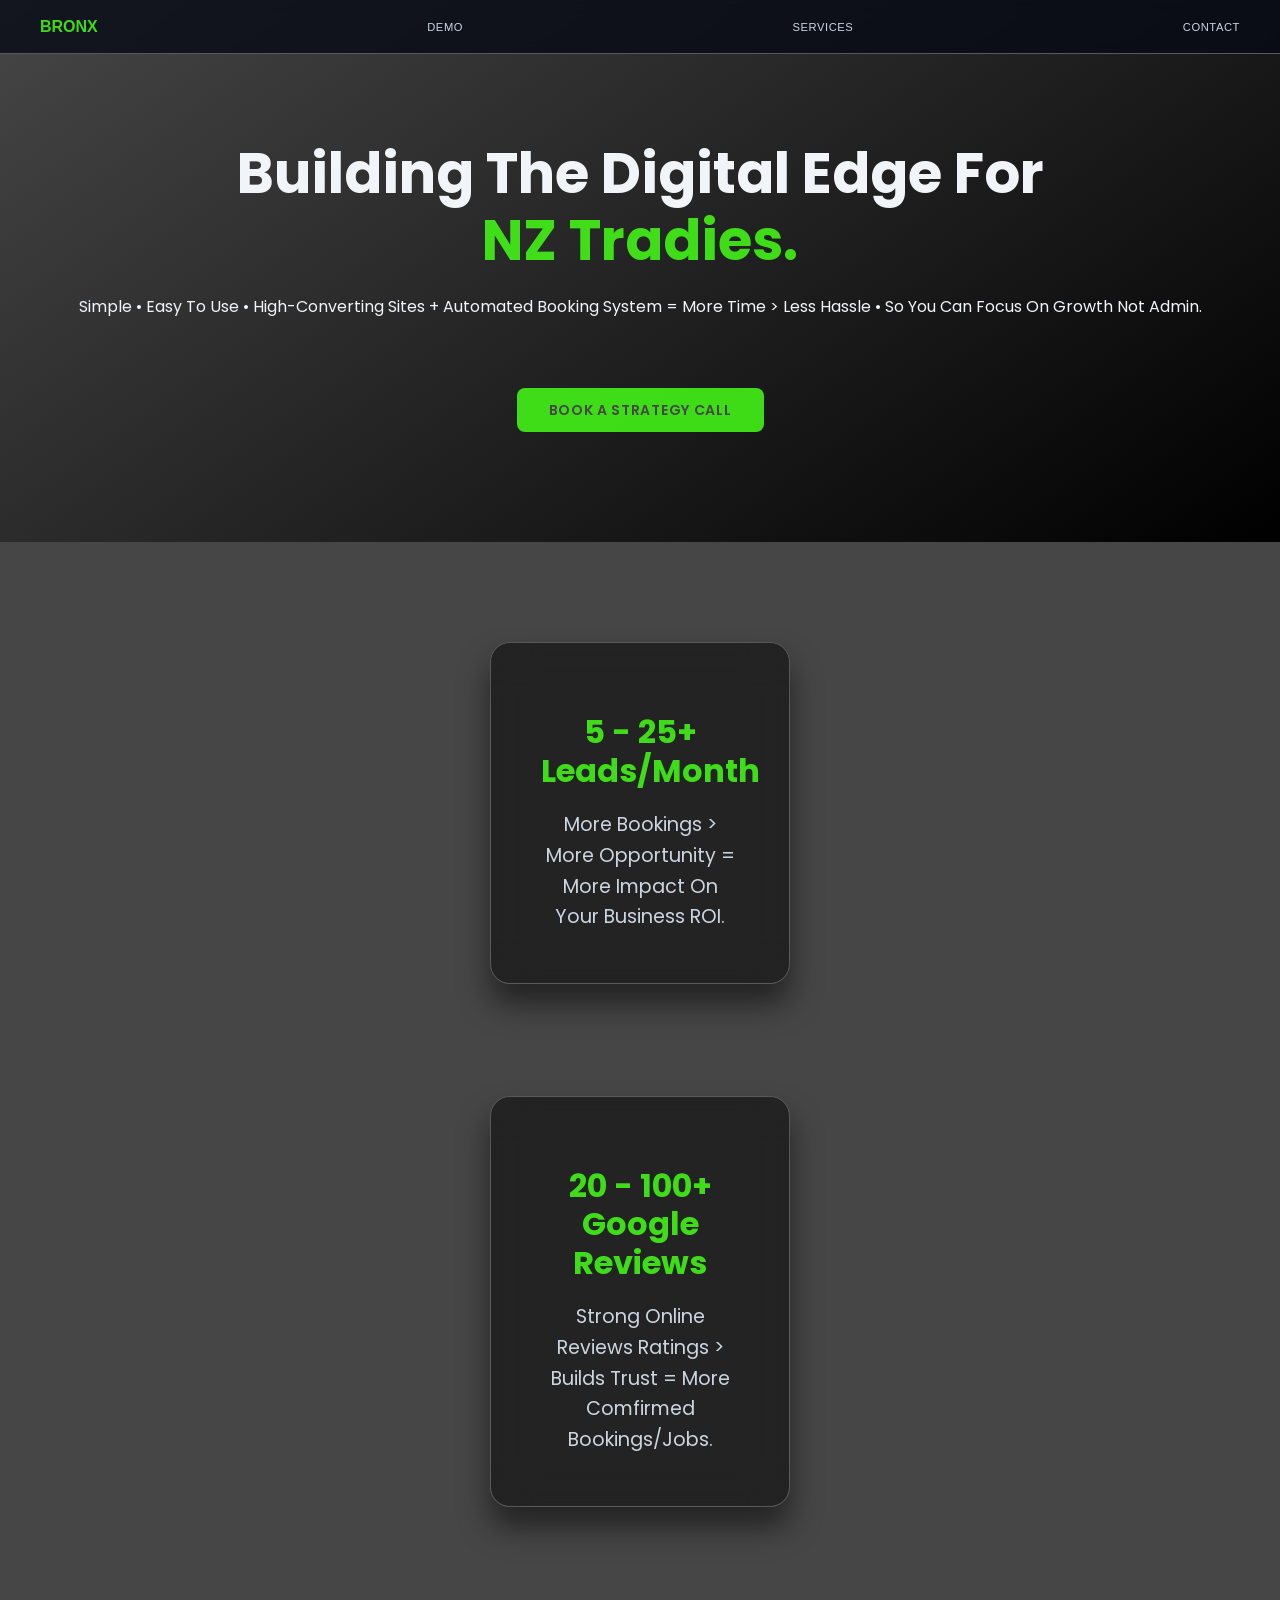
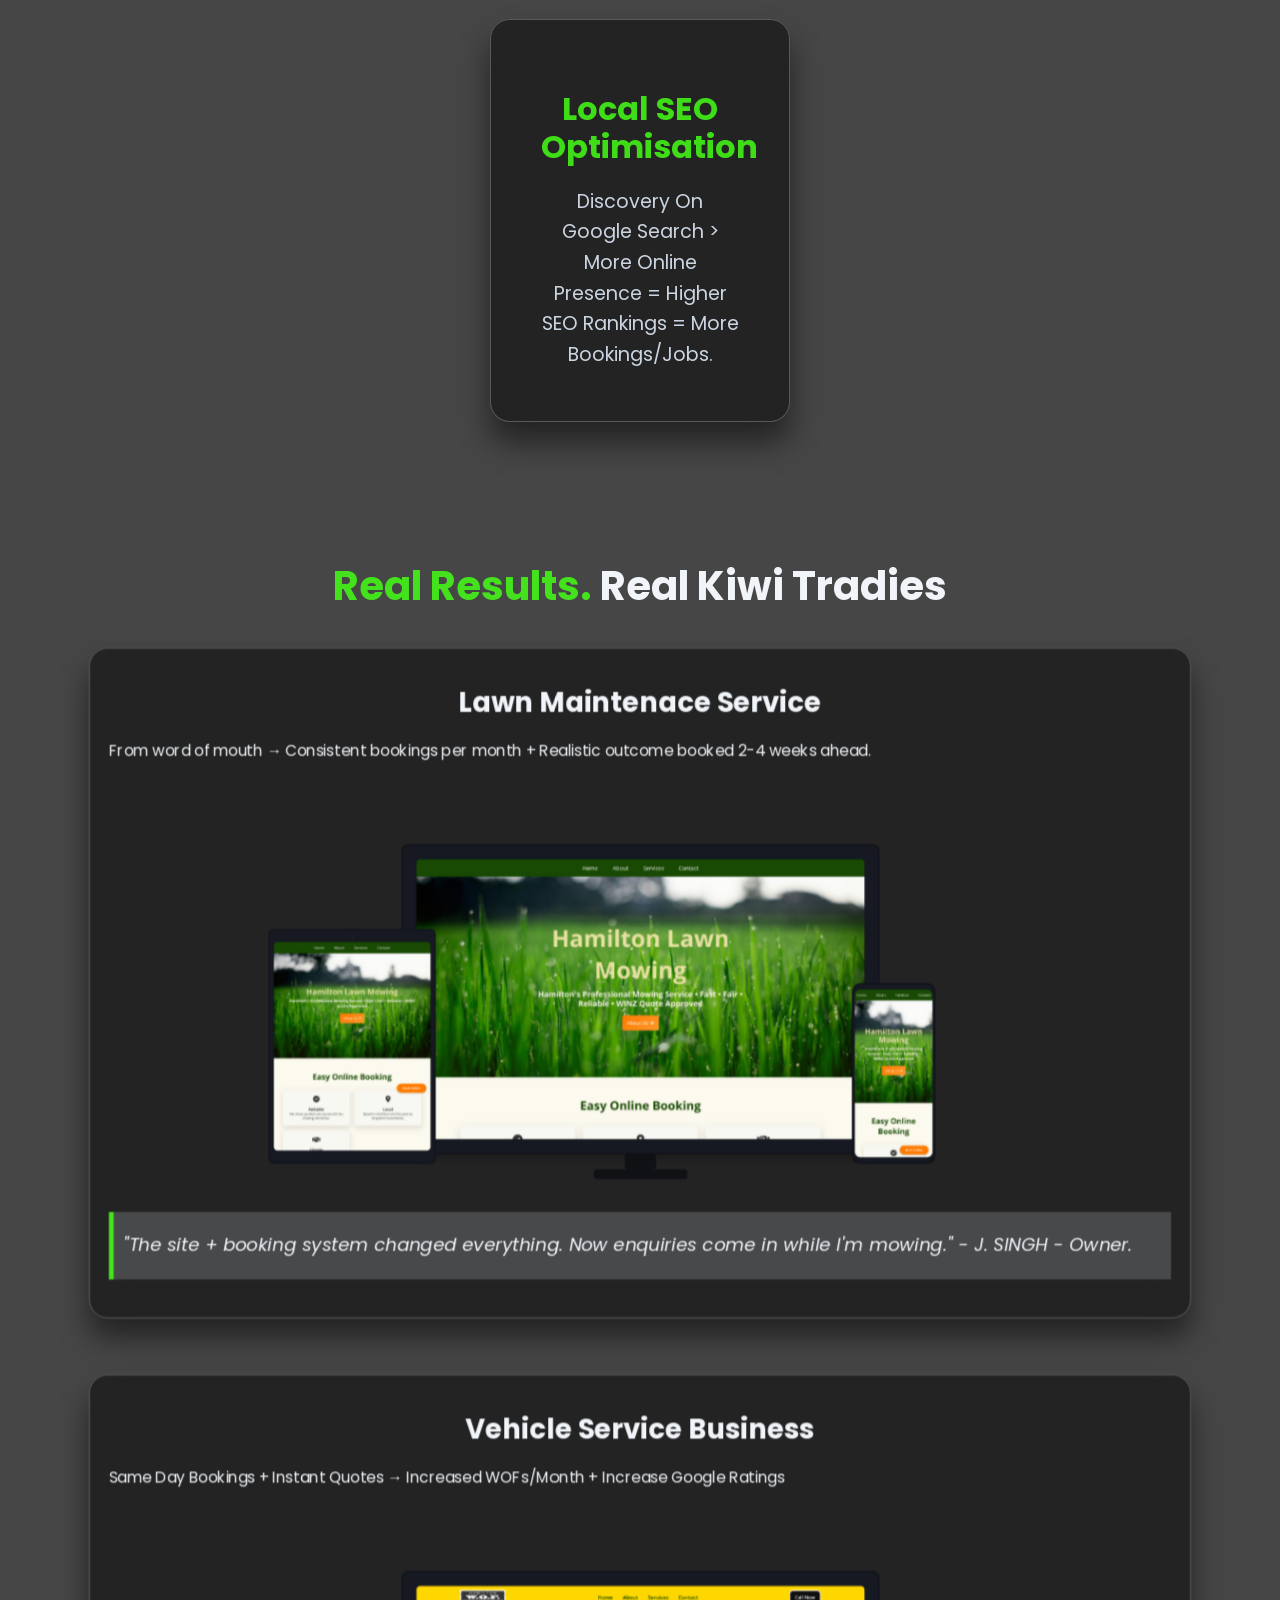
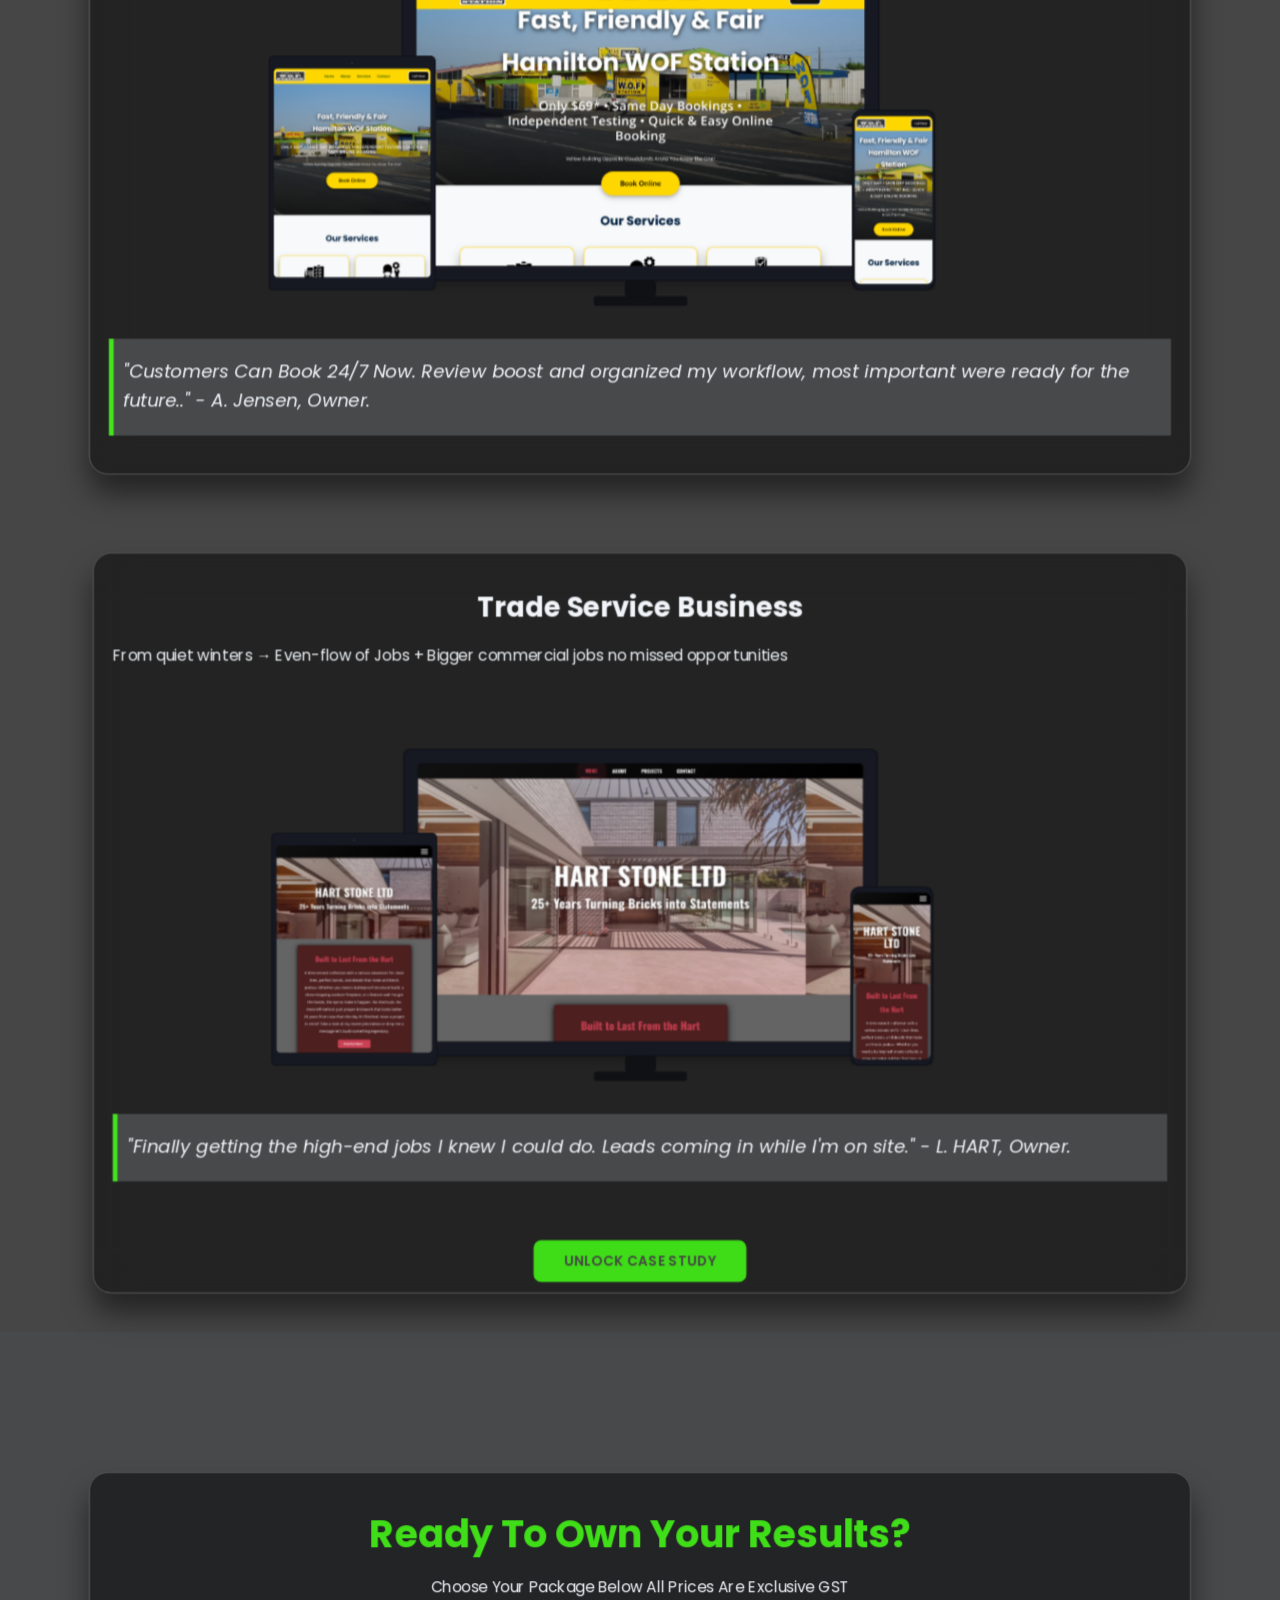
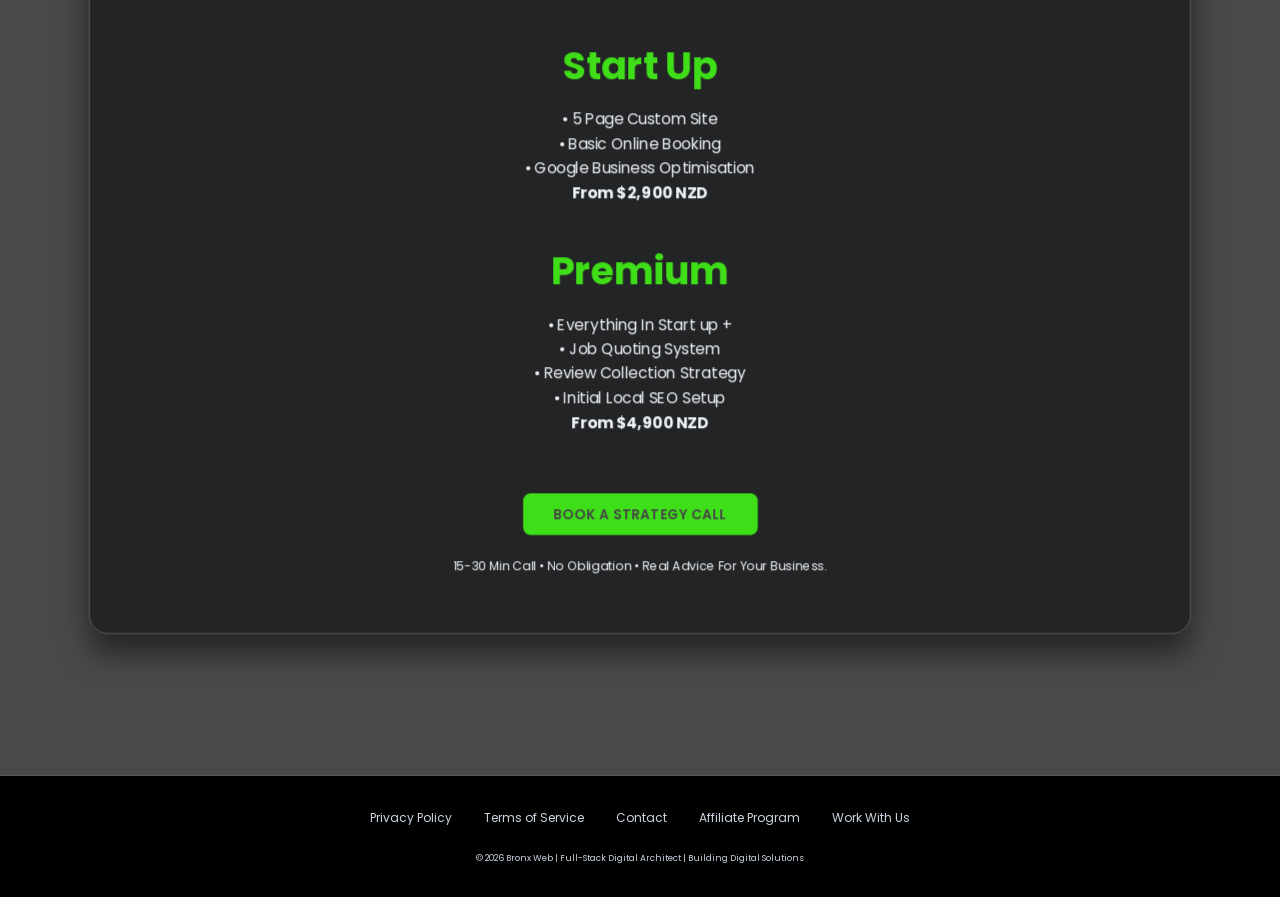
<file: index.html>
<!DOCTYPE html>
<html lang="en">

<head>
    <meta charset="UTF-8">
    <meta name="viewport" content="width=device-width, initial-scale=1.0">
    <title>Bronx. | Building The Digital Edge for NZ Tradies</title>
    <meta name="description" content="Real Digital Solutions For NZ Tradies. More Jobs, More Reviews & Revenue. Local, Fast & Fair.">
    <meta property="og:title" content="Bronx | Building The Digital Edge for NZ Tradies">
    <meta property="og:description" content="More Jobs, More Reviews, More Revenue. Local, Fast & Fair.">
    <meta property="og:type" content="website">
    <meta property="og:url" content="https://bronxweb.nz">
    <meta property="og:image" content="bronx-fb-logo-1.png"><!-- add a nice 1200x630 image -->
    <meta name="google-site-verification" content="7kXUbsEhpYH3b_LJoPCASMBe8InOv36K-T04v6wpGH8" />
    <link rel="icon" type="image/x-icon" href="bronx-fb-logo-1.png"> 
    <link rel="stylesheet" href="styles.css">
    <link href="https://fonts.googleapis.com/css2?family=Poppins:wght@500;700&display=swap" rel="stylesheet">

    <script type="application/ld+json">
    {
      "@context": "https://schema.org",
      "@type": "LocalBusiness",
      "name": "Bronx Web NZ",
      "url": "https://www.bronxweb.nz/",
      "description": "Web design and automation solutions for NZ tradies with quote and booking systems.",
      "address": {
        "@type": "PostalAddress",
        "addressLocality": "Hamilton",
        "addressRegion": "Waikato",
        "addressCountry": "NZ"
      },
      "telephone": "+64-20-4011-4632",
      "email": "info@bronxweb.nz",
      "openingHoursSpecification": [
        {
          "@type": "OpeningHoursSpecification",
          "dayOfWeek": [
            "Monday",
            "Tuesday",
            "Wednesday",
            "Thursday",
            "Friday"
          ],
          "opens": "09:00",
          "closes": "17:00"
        }
      ],
      "contactPoint": {
        "@type": "ContactPoint",
        "contactType": "customer support",
        "telephone": "+64-20-4011-4632",
        "email": "bronxweb@gmail.com"
      }
    }
    </script>
       
</head>

<body>
    <!-- Navigation -->
    <nav class="navbar">
        <div class="nav-container">
            <button class="nav-logo" onclick="window.location.href='index.html'">BRONX</button>
            <button class="nav-link" onclick="window.location.href='case-study.html'">Demo</button>
            <button class="nav-link" onclick="window.location.href='services.html'">Services</button>
            <button class="nav-link" onclick="window.location.href='contact.html'">Contact</button>
        </div>
        </div>
    </nav>

    <!-- Header -->
    <header class="header">
        <div class="container">
            <h1 class="fade-in-up stagger-2">Building The Digital Edge For <br><span style="color: var(--accent)">NZ Tradies.</span></h1>
            <p class="fade-in-up stagger-3">Simple • Easy To Use • High-Converting Sites + Automated Booking System = More Time > Less Hassle • So You Can Focus On Growth Not Admin.</p>
            <br class="fade-in-up stagger-1">
            <br class="fade-in-up stagger-1">
            <br class="fade-in-up stagger-1">
        <a href="contact.html" class="cta-header fade-in-up stagger-2">BOOK A STRATEGY CALL</a>
        </div>
    </header>
    
    <!-- Results Stats -->
    <section class="stats">
        <div class="container grid-stats" style="gap: 4.5rem; display: flex; flex-direction: column; align-items: center;">
            <div class="stat-card">
                <h3 style="font-size: clamp(1.5rem, 2.5vw, 2rem);">5 - 25+ Leads/Month</h3>
                <p style="font-size: clamp(1rem, 1.5vw, 1.25rem);">More Bookings > More Opportunity = More Impact On Your Business ROI.</p>
                </p>
            </div>
            <div class="stat-card">
                <h3 style="font-size: clamp(1.5rem, 2.5vw, 2rem);">20 - 100+ Google Reviews</h3>
                <p style="font-size: clamp(1rem, 1.5vw, 1.25rem);">Strong Online Reviews Ratings > Builds Trust = More Comfirmed Bookings/Jobs.</p>
            </div>
            <div class="stat-card">
                <h3 style="font-size: clamp(1.5rem, 2.5vw, 2rem);">Local SEO Optimisation</h3>
                <p style="font-size: clamp(1rem, 1.5vw, 1.25rem);"> Discovery On Google Search > More Online Presence =  Higher SEO Rankings = More Bookings/Jobs.</p>
            </div>
        </div>
    </section>
    
    <!-- Case Studies -->
    <section class="case-studies">
        <div class="container">
            <h2><span style="color: var(--accent)">Real Results. </span>Real Kiwi Tradies</h2>
    
            <!-- Case 1: Lawn Mowing -->
            <div class="case-study">
                <h3>Lawn Maintenace Service</h3>
                <p class="result">From word of mouth → Consistent bookings per month + Realistic outcome booked 2-4 weeks ahead.</p><br>
                <div class="before-after">
                    <div style="display: flex; flex-direction: column; align-items: center;">
                        <div class="img-container">
                            <img src="lawn-mock-up.png" alt="Before: Basic-no-structure" style="width: 100%;" class="mobile-img">
                        </div>
                    </div>
                </div>
                <p class="testimonial">"The site + booking system changed everything. Now enquiries come in while I'm mowing." - J. SINGH - Owner.</p>
                <!-- <img src="reviews-growth-mowing.png" alt="Reviews from 40 to 180 in 5 months" class="chart"> -->
            </div>
    
            <!-- Case 2: WOF Garage -->
            <div class="case-study">
                 <h3>Vehicle Service Business</h3>
                 <p class="result">Same Day Bookings + Instant Quotes → Increased WOFs/Month + Increase Google Ratings</p><br>
                 <div class="before-after">
                    <img src="ham-wof-mock-up.png" alt="after: proper-structure-flow" style="width: 100%;"   class="mobile-img">
                        </div>
                        <p class="testimonial">"Customers Can Book 24/7 Now. Review boost and organized my workflow, most important were ready for the future.." - A. Jensen, Owner.</p>
                    </div>
                </div>
                <!-- <img src="reviews-chart-wof.png" alt="Google reviews growth chart" class="chart"> -->
            </div>
    
            <!-- Case 3: Bricklayer -->
            <div class="case-study" style="width: 90%; margin: 0 auto;">
                <h3>Trade Service Business</h3>
                <p class="result">From quiet winters → Even-flow of Jobs + Bigger commercial jobs no missed opportunities</p><br>
                <div class="before-after">
                    <img src="builder-mock-up.png" alt="after: gallery-heavy pro site" style="width: 100%;" class="mobile-img">
                    <!-- <img src="after-brick.jpg" alt="After: Gallery-heavy pro site"> -->
                </div>
                <p class="testimonial">"Finally getting the high-end jobs I knew I could do. Leads coming in while I'm on site." - L. HART, Owner.</p>
                <br><br>
                <div style="text-align: center;">
                    <a href="case-study.html" class="cta-big">UNLOCK CASE STUDY</a>
                </div>
            </div>
    
            <!-- Add more as you get real ones -->
        </div>
    </section>
    
    <!-- CTA Footer -->
    <section class="cta-footer">
        <div class="container">
            <div class="case-study">
                <h2 style="color: var(--accent)">Ready To Own Your Results?</h2>
                <p>Choose Your Package Below All Prices Are Exclusive GST</p><br>
                
                <div class="packages">
                    <div class="package">
                        <h2 style="color: var(--accent)">Start Up</h2>
                        <div style="list-style: none; padding: 0; margin: 0;">
                            <div>• 5 Page Custom Site</div>
                            <div>• Basic Online Booking</div>
                            <div>• Google Business Optimisation</div>
                        </div>
                        <p><strong>From $2,900 NZD</strong></p>
                    </div>
                <br>
                    <div class="package">
                        <h2 style="color: var(--accent)">Premium</h2>
                        <div style="list-style: none; padding: 0; margin: 0;">
                            <div>• Everything In Start up +</div>
                            <div>• Job Quoting System</div>
                            <div>• Review Collection Strategy</div>
                            <div>• Initial Local SEO Setup</div>
                        </div>
                        <p><strong>From $4,900 NZD</strong></p>
                    </div>
                </div>
                <br><br>
                <div class="container">
                    <a href="contact.html" class="cta-big">BOOK A STRATEGY CALL</a>
                    <p style="font-size:0.8rem; margin-top:2rem;">15-30 Min Call • No Obligation • Real Advice For Your Business.</p>
                </div>
                <div style="padding-bottom: 20px;"></div>
            </div>
        </div>
    </section>

    <!-- FOOTER -->
    <footer class="footer">
        <div class="section-container">
            <div class="footer-links">
                <a href="privacy-policy.html">Privacy Policy</a>
                <a href="terms-of-service.html">Terms of Service</a>
                <a href="contact.html">Contact</a>
                <a href="#">Affiliate Program</a>
                <a href="#">Work With Us</a>
            </div>
            <p class="footer-text">© 2026 Bronx Web | Full-Stack Digital Architect | Building Digital Solutions</p>
        </div>
    </footer>

    <!-- Google tag (gtag.js) -->
    <script async src="https://www.googletagmanager.com/gtag/js?id=G-KDW4HYDSGL"></script>
    <script>
        window.dataLayer = window.dataLayer || [];
        function gtag() { dataLayer.push(arguments); }
        gtag('js', new Date());

        gtag('config', 'G-KDW4HYDSGL');
    </script>
    
    </body>
    
    </html>
</file>
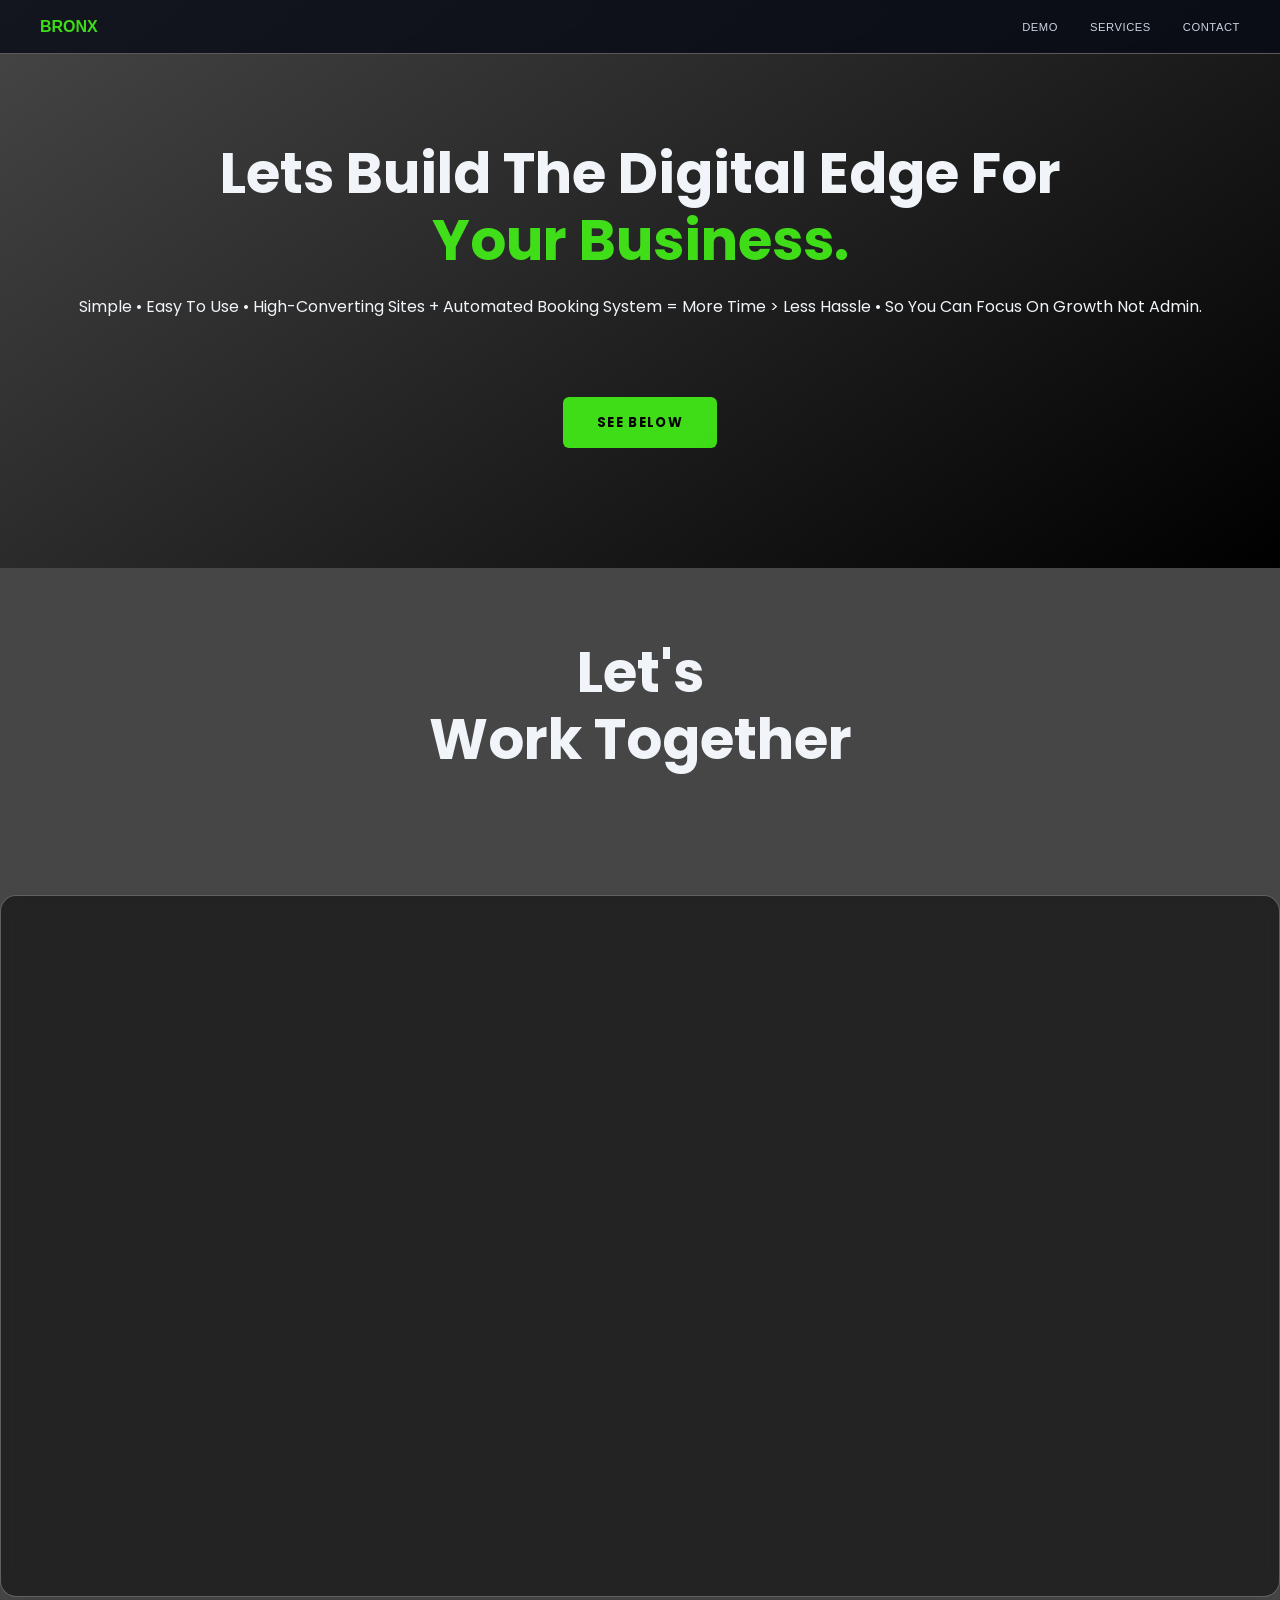
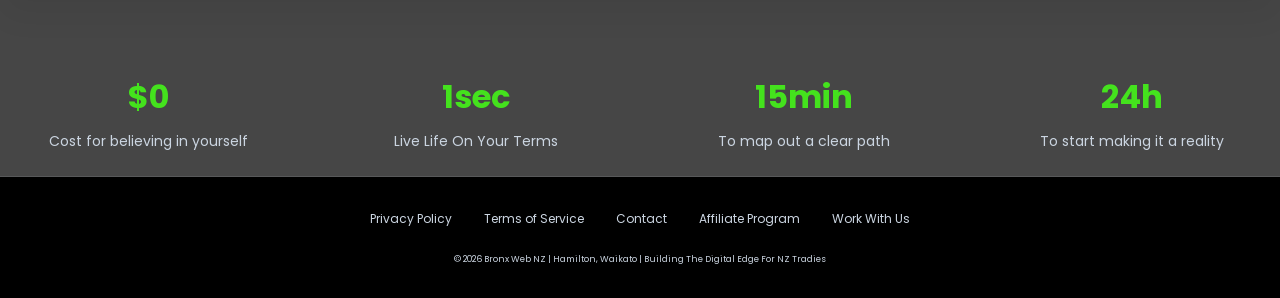
<file: contact.html>
<!DOCTYPE html>
<html lang="en">

<head>
    <meta charset="UTF-8">
    <meta name="viewport" content="width=device-width, initial-scale=1.0">

    <!-- ============ SEO ============ -->
    <title>Book a Strategy Call | Bronx Web - Tradie Websites Hamilton NZ</title>
    <meta name="description" content="Book a free 15-minute strategy call with Bronx Web Hamilton. Get a custom website for your NZ trade business. No obligation. Real advice.">
    <link rel="canonical" href="https://www.bronxweb.nz/contact.html">

    <!-- ============ OG TAGS ============ -->
    <meta property="og:title" content="Book a Free Strategy Call | Bronx Web Hamilton NZ">
    <meta property="og:description" content="15 minutes. No obligation. We'll map out exactly what your business needs. Real talk, real advice.">
    <meta property="og:type" content="website">
    <meta property="og:url" content="https://www.bronxweb.nz/contact.html">
    <meta property="og:image" content="https://www.bronxweb.nz/bronxfblogotrans.png">

    <!-- ============ GOOGLE VERIFICATION ============ -->
    <meta name="google-site-verification" content="7kXUbsEhpYH3b_LJoPCASMBe8InOv36K-T04v6wpGH8" />

    <!-- ============ FONTS + STYLES ============ -->
    <link rel="icon" type="image/x-icon" href="bronxfblogotrans.png">
    <link href="https://fonts.googleapis.com/css2?family=Poppins:wght@400;500;700;900&display=swap" rel="stylesheet">
    <link rel="stylesheet" href="styles.css">

    <!-- ============ SCHEMA: Organization + ContactPoint ============ -->
    <script type="application/ld+json">
    {
      "@context": "https://schema.org",
      "@type": "Organization",
      "name": "Bronx Web NZ",
      "url": "https://www.bronxweb.nz/",
      "logo": "https://www.bronxweb.nz/bronxfblogotrans.png",
      "contactPoint": {
        "@type": "ContactPoint",
        "contactType": "sales",
        "telephone": "+64-20-4011-4632",
        "email": "hello@bronxweb.nz"
      },
      "address": {
        "@type": "PostalAddress",
        "addressLocality": "Hamilton",
        "addressRegion": "Waikato",
        "addressCountry": "NZ"
      },
      "sameAs": [
        "https://www.facebook.com/bronxweb",
        "https://share.google/KoZppt6jHDESVG7H3"
      ]
    }
    </script>

    <style>
        /* ===== SCROLL REVEAL ===== */
        .reveal {
            opacity: 1;
            transform: translateY(0);
            transition: opacity 0.65s ease, transform 0.65s ease;
        }
        .reveal.js-ready { opacity: 0; transform: translateY(28px); }
        .reveal.visible { opacity: 1; transform: translateY(0); }

        /* ===== BUTTONS ===== */
        .btn-primary {
            background-color: var(--accent);
            color: #000;
            padding: 15px 34px;
            border-radius: 6px;
            font-weight: 700;
            font-size: 0.82rem;
            letter-spacing: 0.1em;
            text-transform: uppercase;
            text-decoration: none;
            border: none;
            cursor: pointer;
            transition: all 0.25s ease;
            display: inline-block;
        }
        .btn-primary:hover { background: #fff; transform: translateY(-2px); }
        .btn-ghost {
            background: transparent;
            color: var(--text-secondary);
            padding: 15px 34px;
            border-radius: 6px;
            font-weight: 600;
            font-size: 0.82rem;
            letter-spacing: 0.1em;
            text-transform: uppercase;
            text-decoration: none;
            border: 1px solid var(--border);
            cursor: pointer;
            transition: all 0.25s ease;
            display: inline-block;
        }
        .btn-ghost:hover { border-color: #44fc17; color: #44fc17; }

        /* ===== STICKY MOBILE CTA ===== */
        .sticky-cta {
            display: none;
            position: fixed;
            bottom: 0; left: 0; right: 0;
            background: rgba(0,0,0,0.95);
            border-top: 1px solid var(--border);
            padding: 12px 20px;
            z-index: 999;
            backdrop-filter: blur(8px);
        }
        .sticky-cta a {
            display: block;
            background: var(--accent); color: #000;
            text-align: center; padding: 14px;
            border-radius: 6px; font-weight: 700;
            font-size: 0.82rem; letter-spacing: 0.1em;
            text-transform: uppercase; text-decoration: none;
            transition: background 0.2s ease;
        }
        .sticky-cta a:hover { background: #fff; }
        @media (max-width: 768px) {
            .sticky-cta { display: block; }
            body { padding-bottom: 70px; }
        }
    </style>

    <style>
        /* === Bronx Web shared upgrade - matches index.html === */
        .reveal {
            opacity: 1;
            transform: translateY(0);
            transition: opacity 0.65s ease, transform 0.65s ease;
        }
        .reveal.js-ready {
            opacity: 0;
            transform: translateY(28px);
        }
        .reveal.visible {
            opacity: 1;
            transform: translateY(0);
        }
        .btn-primary {
            background-color: #44fc17;
            background-color: var(--accent);
            color: #000;
            padding: 15px 34px;
            border-radius: 6px;
            font-weight: 700;
            font-size: 0.82rem;
            letter-spacing: 0.1em;
            text-transform: uppercase;
            text-decoration: none;
            border: none;
            cursor: pointer;
            transition: all 0.25s ease;
            display: inline-block;
        }
        .btn-primary:hover { background: #fff; transform: translateY(-2px); }
        .btn-ghost {
            background: transparent;
            color: #cbd5e1;
            color: var(--text-secondary);
            padding: 15px 34px;
            border-radius: 6px;
            font-weight: 600;
            font-size: 0.82rem;
            letter-spacing: 0.1em;
            text-transform: uppercase;
            text-decoration: none;
            border: 1px solid #58595a;
            border-color: var(--border);
            cursor: pointer;
            transition: all 0.25s ease;
            display: inline-block;
        }
        .btn-ghost:hover { border-color: #44fc17; color: #44fc17; }
        .section-label {
            font-size: 0.65rem;
            letter-spacing: 0.3em;
            text-transform: uppercase;
            color: #44fc17;
            color: var(--accent);
            font-weight: 700;
            margin-bottom: 16px;
            display: block;
        }
        @media (max-width: 768px) {
            .section-label { font-size: 0.78rem; letter-spacing: 0.18em; }
        }
    </style>
</head>

<body>
    <!-- ===== NAV ===== -->
    <nav class="navbar">
        <div class="nav-container">
            <button class="nav-logo" onclick="window.location.href='index.html'">BRONX</button>
            <div class="nav-menu">
                <button class="nav-link" onclick="window.location.href='case-study.html'">Demo</button>
                <button class="nav-link" onclick="window.location.href='services.html'">Services</button>
                <button class="nav-link" onclick="window.location.href='contact.html'">Contact</button>
            </div>
        </div>
    </nav>

    <main id="main">

        <!-- Header -->
        <header class="header">
            <div class="container">
                <h1 class="reveal">Lets Build The Digital Edge For <br><span style="color: var(--accent)">Your Business.</span></h1>
                <p class="reveal">Simple • Easy To Use • High-Converting Sites + Automated Booking System = More Time > Less Hassle • So You Can Focus On Growth Not Admin.</p>
                <br>
                <br>
                <br>
                <a href="#book" class="btn-primary reveal">SEE BELOW</a>
            </div>
        </header>

        <section id="book" class="page-section" aria-label="Book a strategy call">
            <br><br>
            <h1 class="reveal" style="text-align:center;">Let's <br>Work Together</h1>
            <br><br>
            <!-- The Card Container -->
            <div class="calendly-card-holo reveal">
                <!-- Calendly Widget -->
                <div class="calendly-inline-widget" data-url="https://calendly.com/bronxweb/bronxweb-discovery-call?hide_gdpr_banner=1" style="min-width:320px;height:700px;"></div>
                <script type="text/javascript" src="https://assets.calendly.com/assets/external/widget.js" async></script>
            </div>

            <!-- Optional: Fallback text for no-JS or loading -->
            <noscript>
                <div style="text-align:center; color:#f1f5f9; padding:20px;">
                    <p>Calendly isn't loading? <a href="https://calendly.com/bronxweb/bronxweb-discovery-call" target="_blank" style="color:#44fc17; text-decoration:underline;">Click Here To Book Your Free Discovery Call</a>.</p>
                </div>
            </noscript>

            <div class="contact-info reveal">
                <div class="info-item">
                    <div class="info-value">$0</div>
                    <p>Cost for believing in yourself</p>
                </div>
                <div class="info-item">
                    <div class="info-value">1sec</div>
                    <p>Live Life On Your Terms</p>
                </div>
                <div class="info-item">
                    <div class="info-value">15min</div>
                    <p>To map out a clear path</p>
                </div>
                <div class="info-item">
                    <div class="info-value">24h</div>
                    <p>To start making it a reality</p>
                </div>
            </div>
        </section>

    </main>

    <!-- ===== STICKY MOBILE CTA ===== -->
    <div class="sticky-cta" aria-label="Book now">
        <a href="#book">Book a Free Strategy Call</a>
    </div>

    <!-- ===== FOOTER ===== -->
    <footer class="footer">
        <div class="section-container">
            <div class="footer-links">
                <a href="privacy-policy.html">Privacy Policy</a>
                <a href="terms-of-service.html">Terms of Service</a>
                <a href="contact.html">Contact</a>
                <a href="#">Affiliate Program</a>
                <a href="#">Work With Us</a>
            </div>
            <p class="footer-text">© 2026 Bronx Web NZ | Hamilton, Waikato | Building The Digital Edge For NZ Tradies</p>
        </div>
    </footer>

    <!-- ===== SCROLL REVEAL JS ===== -->
    <script>
        const reveals = document.querySelectorAll('.reveal');
        if ('IntersectionObserver' in window) {
            reveals.forEach(el => el.classList.add('js-ready'));
            const revealObserver = new IntersectionObserver((entries) => {
                entries.forEach(entry => {
                    if (entry.isIntersecting) {
                        entry.target.classList.add('visible');
                        revealObserver.unobserve(entry.target);
                    }
                });
            }, { threshold: 0.1 });
            reveals.forEach(el => revealObserver.observe(el));
        }
    </script>

    <!-- ===== GOOGLE ANALYTICS ===== -->
    <script async src="https://www.googletagmanager.com/gtag/js?id=G-KDW4HYDSGL"></script>
    <script>
        window.dataLayer = window.dataLayer || [];
        function gtag() { dataLayer.push(arguments); }
        gtag('js', new Date());
        gtag('config', 'G-KDW4HYDSGL');
    </script>


    <!-- Scroll reveal - matches index.html -->
    <script>
        const reveals = document.querySelectorAll('.reveal');
        if ('IntersectionObserver' in window) {
            reveals.forEach(el => el.classList.add('js-ready'));
            const revealObserver = new IntersectionObserver((entries) => {
                entries.forEach(entry => {
                    if (entry.isIntersecting) {
                        entry.target.classList.add('visible');
                        revealObserver.unobserve(entry.target);
                    }
                });
            }, { threshold: 0.1 });
            reveals.forEach(el => revealObserver.observe(el));
        }
    </script>
</body>
</html>
</file>
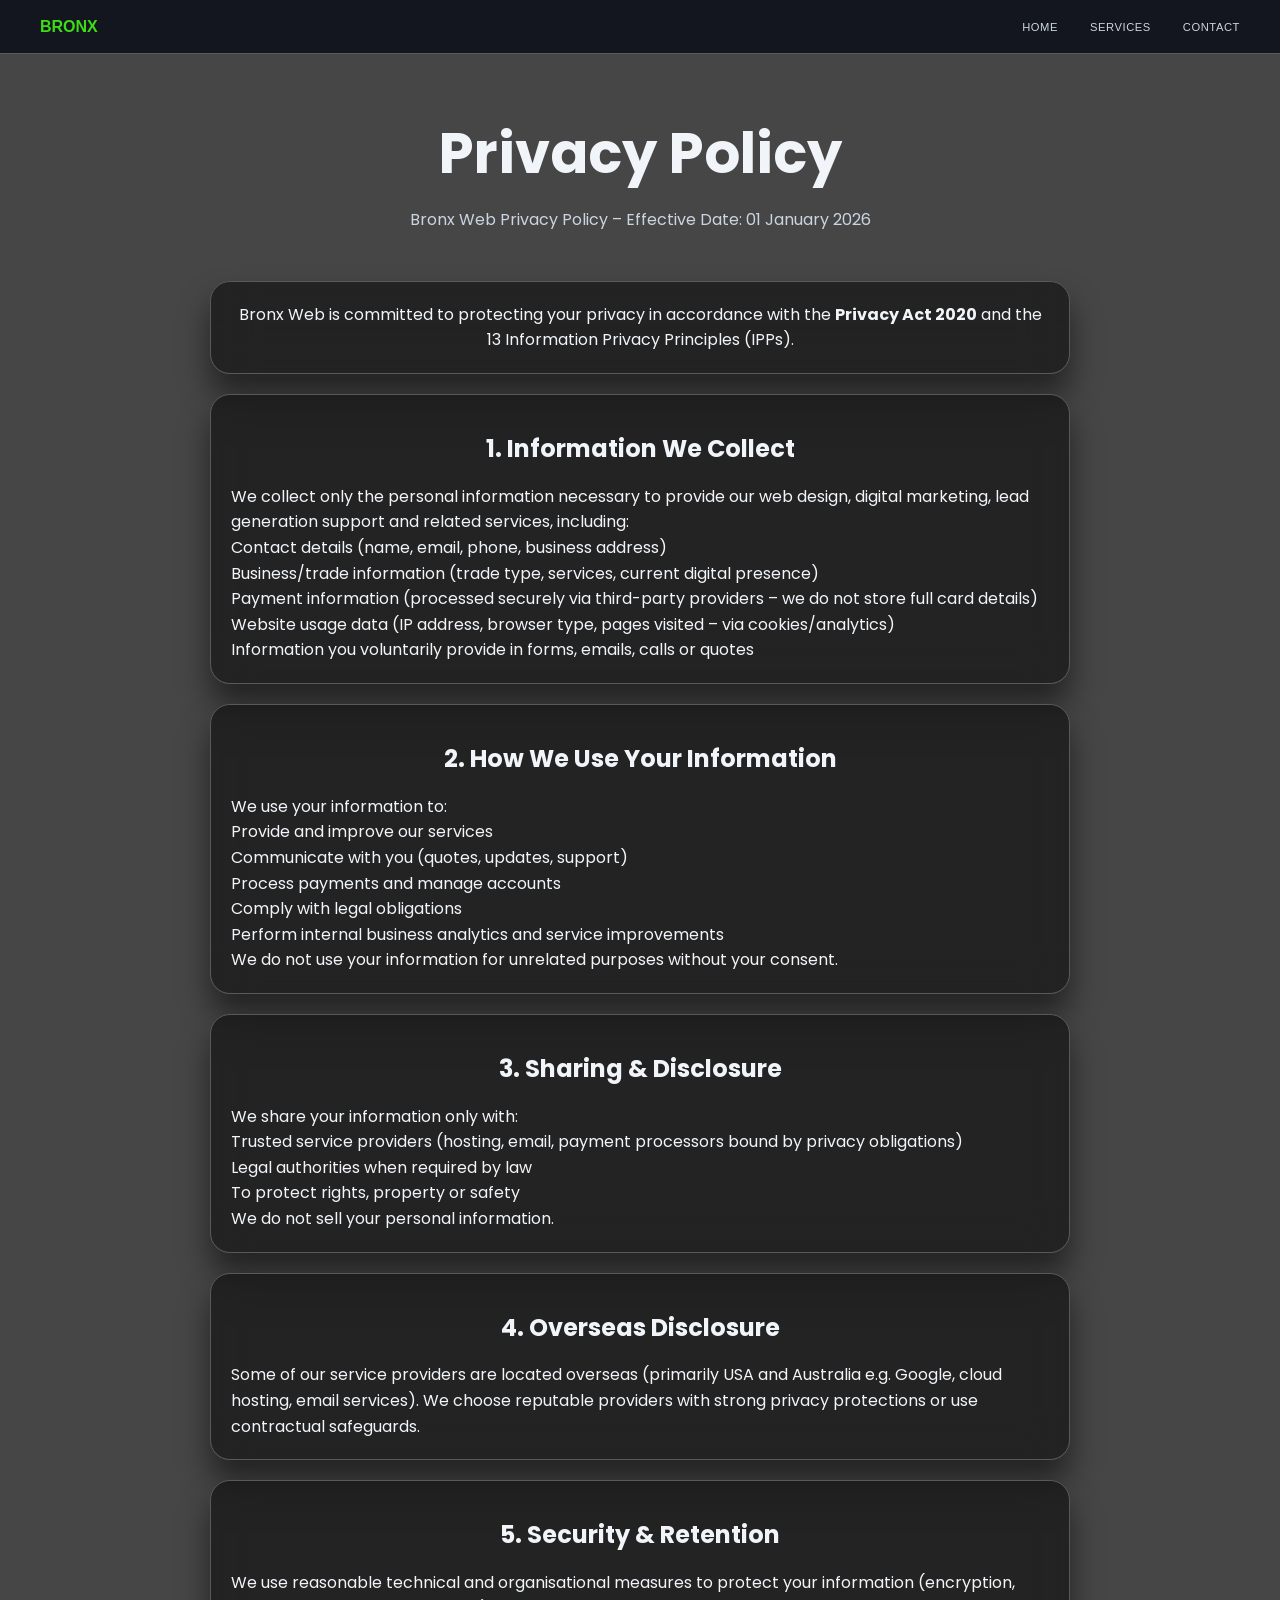
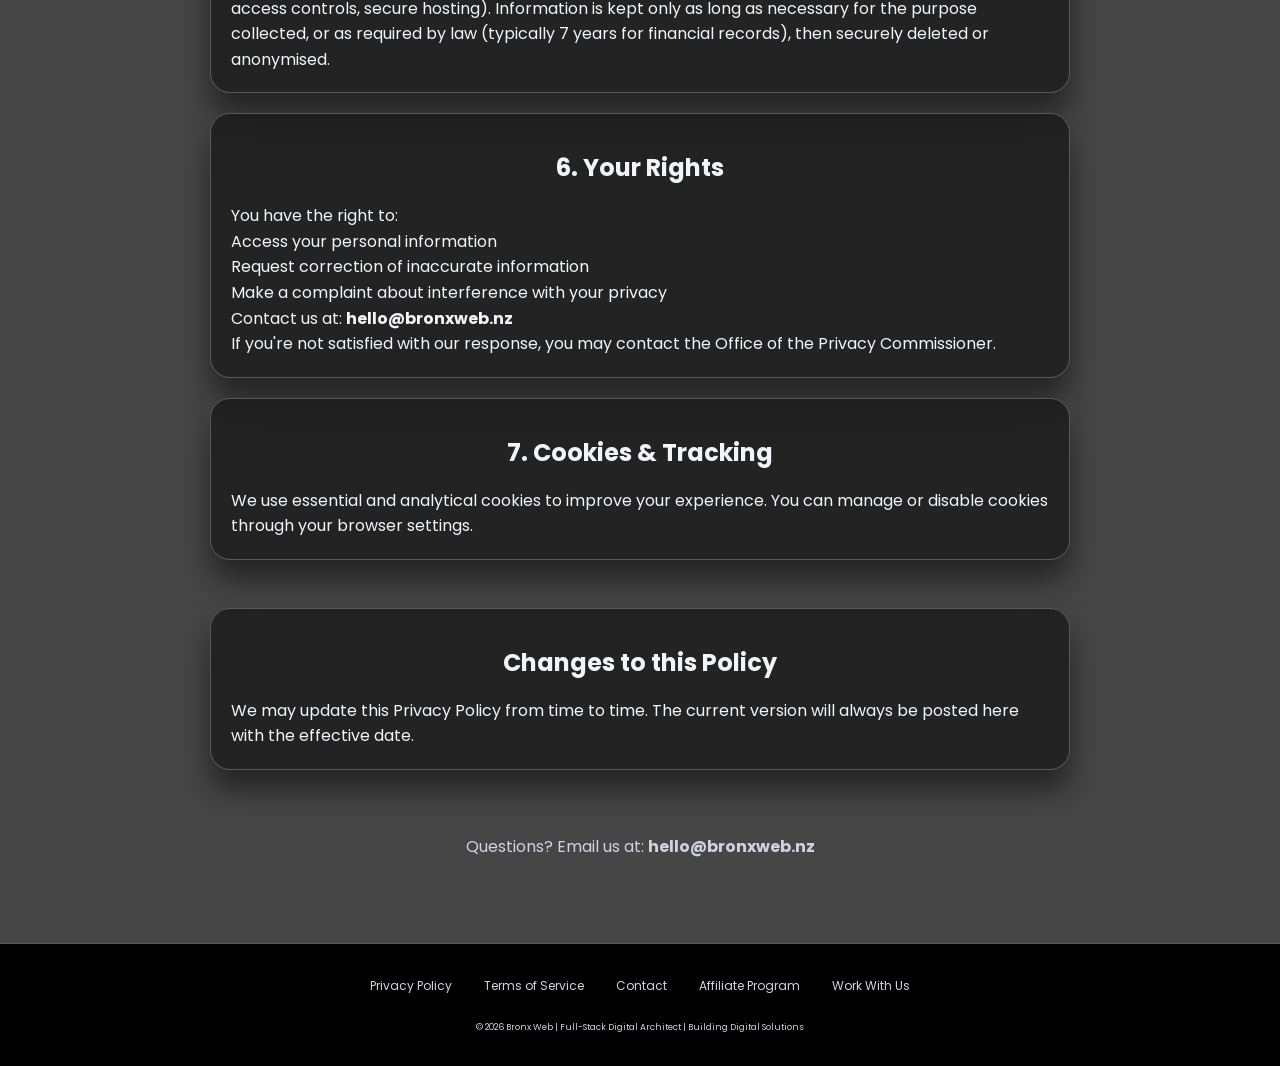
<file: privacy-policy.html>
<!DOCTYPE html>
<html lang="en">

<head>
    <meta charset="UTF-8">
    <meta name="viewport" content="width=device-width, initial-scale=1.0">
    <title>Privacy Policy | Bronx Web – Digital Solutions for NZ Tradies</title>
    <meta name="description" content="Bronx Web Privacy Policy – How we collect, use and protect your personal information.">
    <link rel="stylesheet" href="styles.css">
    <link href="https://fonts.googleapis.com/css2?family=Poppins:wght@500;700&display=swap" rel="stylesheet">
</head>

<body>

    <!-- Navigation -->
    <nav class="navbar">
        <div class="nav-container">
            <button class="nav-logo" onclick="window.location.href='index.html'">BRONX</button>
            <div class="nav-menu">
                <button class="nav-link" onclick="window.location.href='index.html'">Home</button>
                <button class="nav-link" onclick="window.location.href='services.html'">Services</button>
                <button class="nav-link" onclick="window.location.href='contact.html'">Contact</button>
            </div>
        </div>
    </nav>

    <!-- Main Content -->
    <main class="container" style="padding-top: 100px; max-width: 900px;">
        <h1 class="fade-in-up">Privacy Policy</h1>
        <p class="fade-in-up stagger-1" style="text-align: center; color: var(--text-secondary); margin-bottom: 3rem;">
            Bronx Web Privacy Policy – Effective Date: 01 January 2026
        </p>

        <section class="case-study fade-in-up stagger-2">
            <p  style="text-align: center;">Bronx Web is committed to protecting your privacy in accordance with the <strong>Privacy Act 2020</strong> and the 13 Information Privacy Principles (IPPs).</p>
        </section>

        <section class="case-study fade-in-up stagger-2">
            <h2 style="font-size: 1.5rem;">1. Information We Collect</h2>
            <p>We collect only the personal information necessary to provide our web design, digital marketing, lead generation support and related services, including:</p>
            <ul style="list-style-type: none;">
                <li>Contact details (name, email, phone, business address)</li>
                <li>Business/trade information (trade type, services, current digital presence)</li>
                <li>Payment information (processed securely via third-party providers – we do not store full card details)</li>
                <li>Website usage data (IP address, browser type, pages visited – via cookies/analytics)</li>
                <li>Information you voluntarily provide in forms, emails, calls or quotes</li>
            </ul>
        </section>

        <section class="case-study fade-in-up stagger-2">
            <h2 style="font-size: 1.5rem;">2. How We Use Your Information</h2>
            <p>We use your information to:</p>
            <ul style="list-style-type: none;">
                <li>Provide and improve our services</li>
                <li>Communicate with you (quotes, updates, support)</li>
                <li>Process payments and manage accounts</li>
                <li>Comply with legal obligations</li>
                <li>Perform internal business analytics and service improvements</li>
            </ul>
            <p>We do not use your information for unrelated purposes without your consent.</p>
        </section>

        <section class="case-study fade-in-up stagger-2">
            <h2 style="font-size: 1.5rem;">3. Sharing & Disclosure</h2>
            <p>We share your information only with:</p>
            <ul style="list-style-type: none;">
                <li>Trusted service providers (hosting, email, payment processors bound by privacy obligations)</li>
                <li>Legal authorities when required by law</li>
                <li>To protect rights, property or safety</li>
            </ul>
            <p>We do not sell your personal information.</p>
        </section>

        <section class="case-study fade-in-up stagger-2">
            <h2 style="font-size: 1.5rem;">4. Overseas Disclosure</h2>
            <p>Some of our service providers are located overseas (primarily USA and Australia e.g. Google, cloud hosting, email services). We choose reputable providers with strong privacy protections or use contractual safeguards.</p>
        </section>

        <section class="case-study fade-in-up stagger-2">
            <h2 style="font-size: 1.5rem;">5. Security & Retention</h2>
            <p>We use reasonable technical and organisational measures to protect your information (encryption, access controls, secure hosting). Information is kept only as long as necessary for the purpose collected, or as required by law (typically 7 years for financial records), then securely deleted or anonymised.</p>
        </section>

        <section class="case-study fade-in-up stagger-2">
            <h2 style="font-size: 1.5rem;">6. Your Rights</h2>
            <p>You have the right to:</p>
            <ul style="list-style-type: none;">
                <li>Access your personal information</li>
                <li>Request correction of inaccurate information</li>
                <li>Make a complaint about interference with your privacy</li>
            </ul>
            <p>Contact us at: <strong>hello@bronxweb.nz</strong></p>
            <p>If you're not satisfied with our response, you may contact the Office of the Privacy Commissioner.</p>
        </section>

        <section class="case-study fade-in-up stagger-2">
            <h2 style="font-size: 1.5rem;">7. Cookies & Tracking</h2>
            <p>We use essential and analytical cookies to improve your experience. You can manage or disable cookies through your browser settings.</p>
        </section>

        <section class="case-study fade-in-up stagger-2" style="margin-top: 3rem;">
            <h2 style="font-size: 1.5rem;">Changes to this Policy</h2>
            <p>We may update this Privacy Policy from time to time. The current version will always be posted here with the effective date.</p>
        </section>

        <p style="text-align: center; margin: 4rem 0; color: var(--text-secondary);">
            Questions? Email us at: <strong>hello@bronxweb.nz</strong>
        </p>
    </main>

    <!-- FOOTER -->
    <footer class="footer">
        <div class="section-container">
            <div class="footer-links">
                <a href="privacy-policy.html">Privacy Policy</a>
                <a href="terms-of-service.html">Terms of Service</a>
                <a href="contact.html">Contact</a>
                <a href="#">Affiliate Program</a>
                <a href="#">Work With Us</a>
            </div>
            <p class="footer-text">© 2026 Bronx Web | Full-Stack Digital Architect | Building Digital Solutions</p>
        </div>
    </footer>
    
    </body>
    
    </html>
</file>
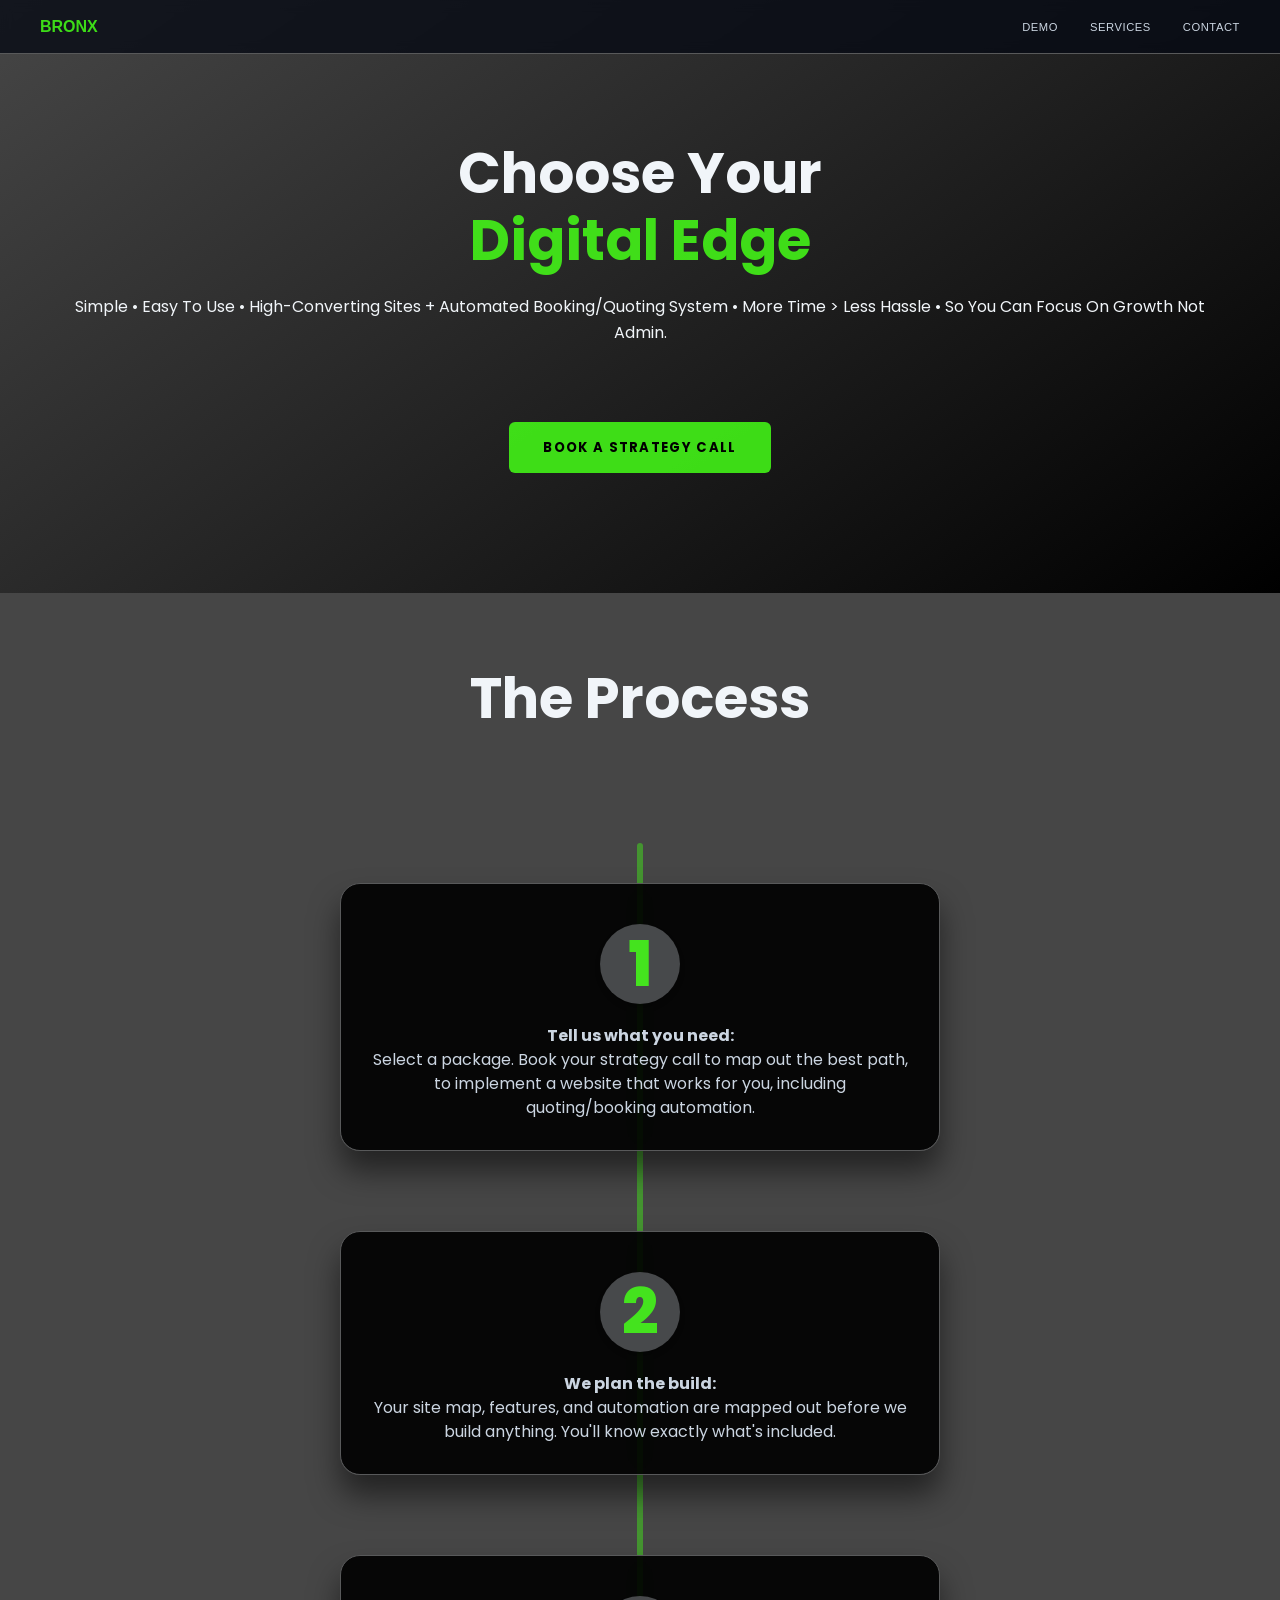
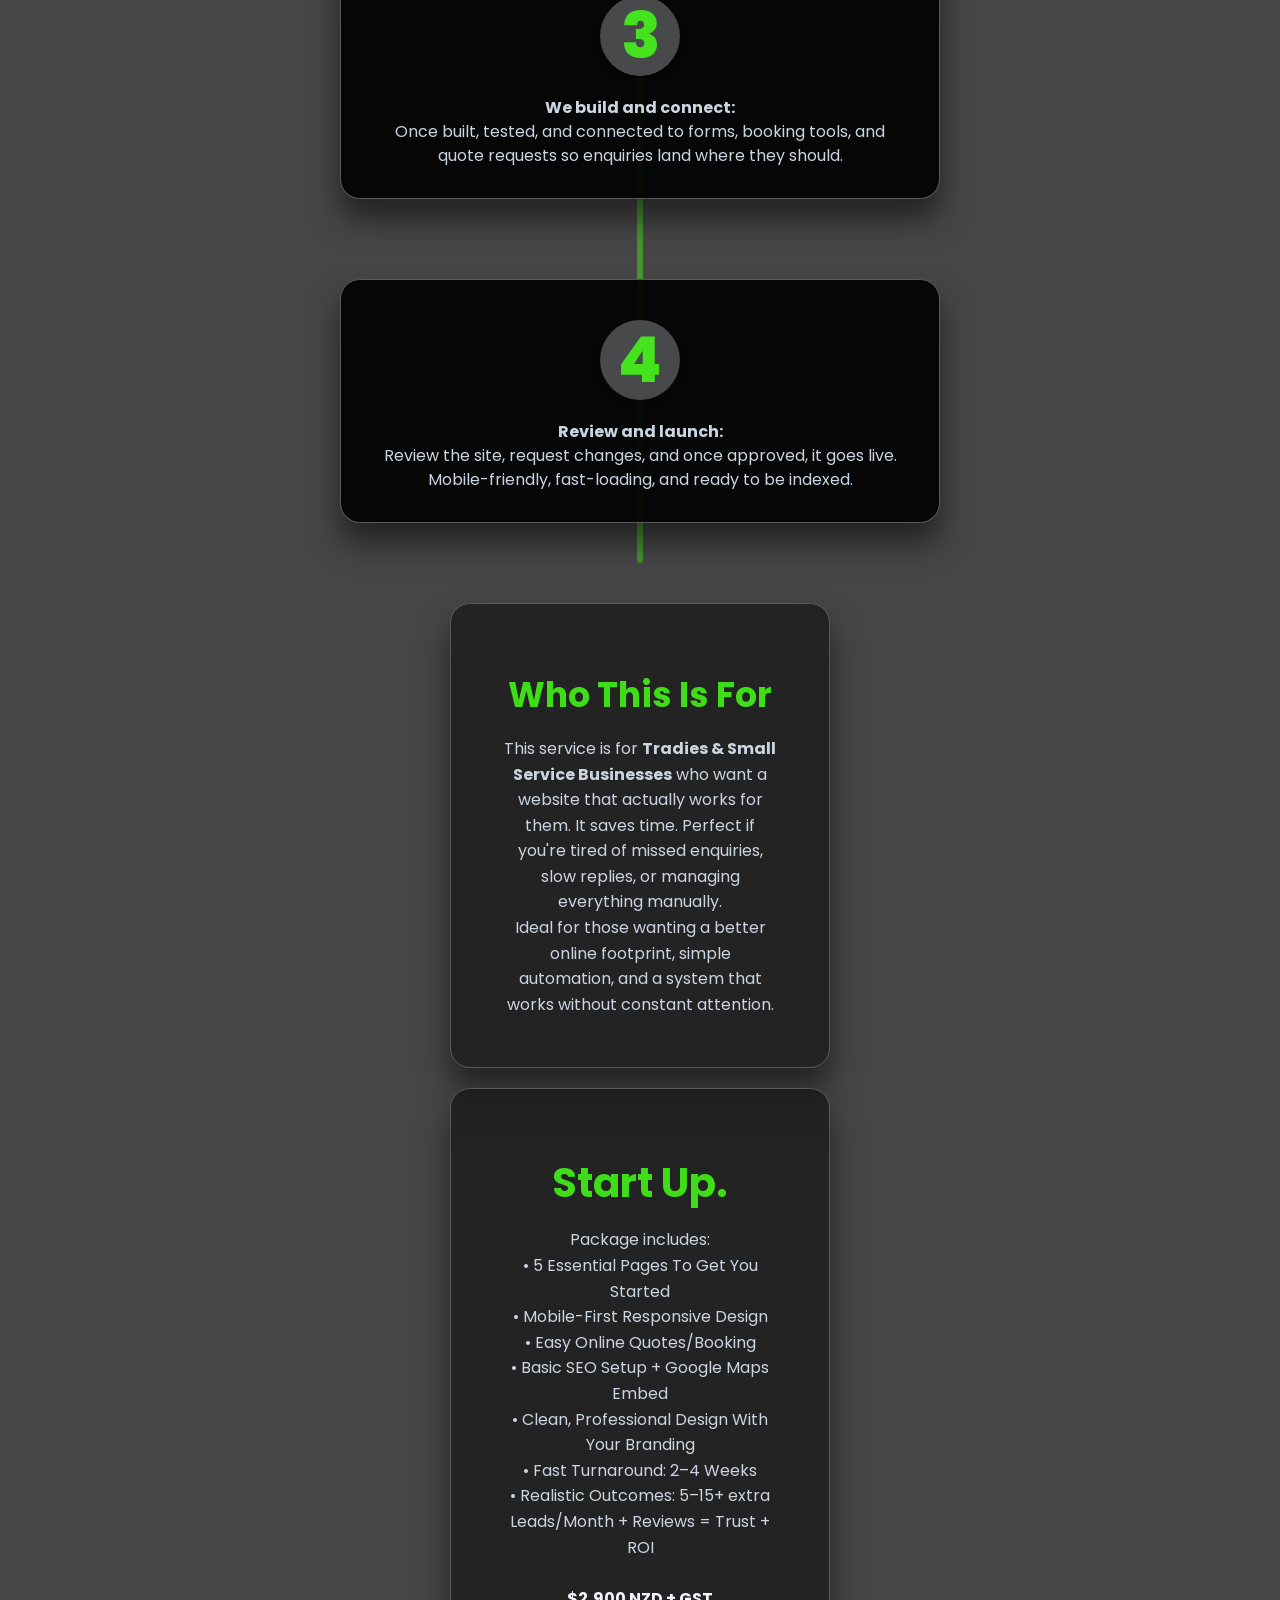
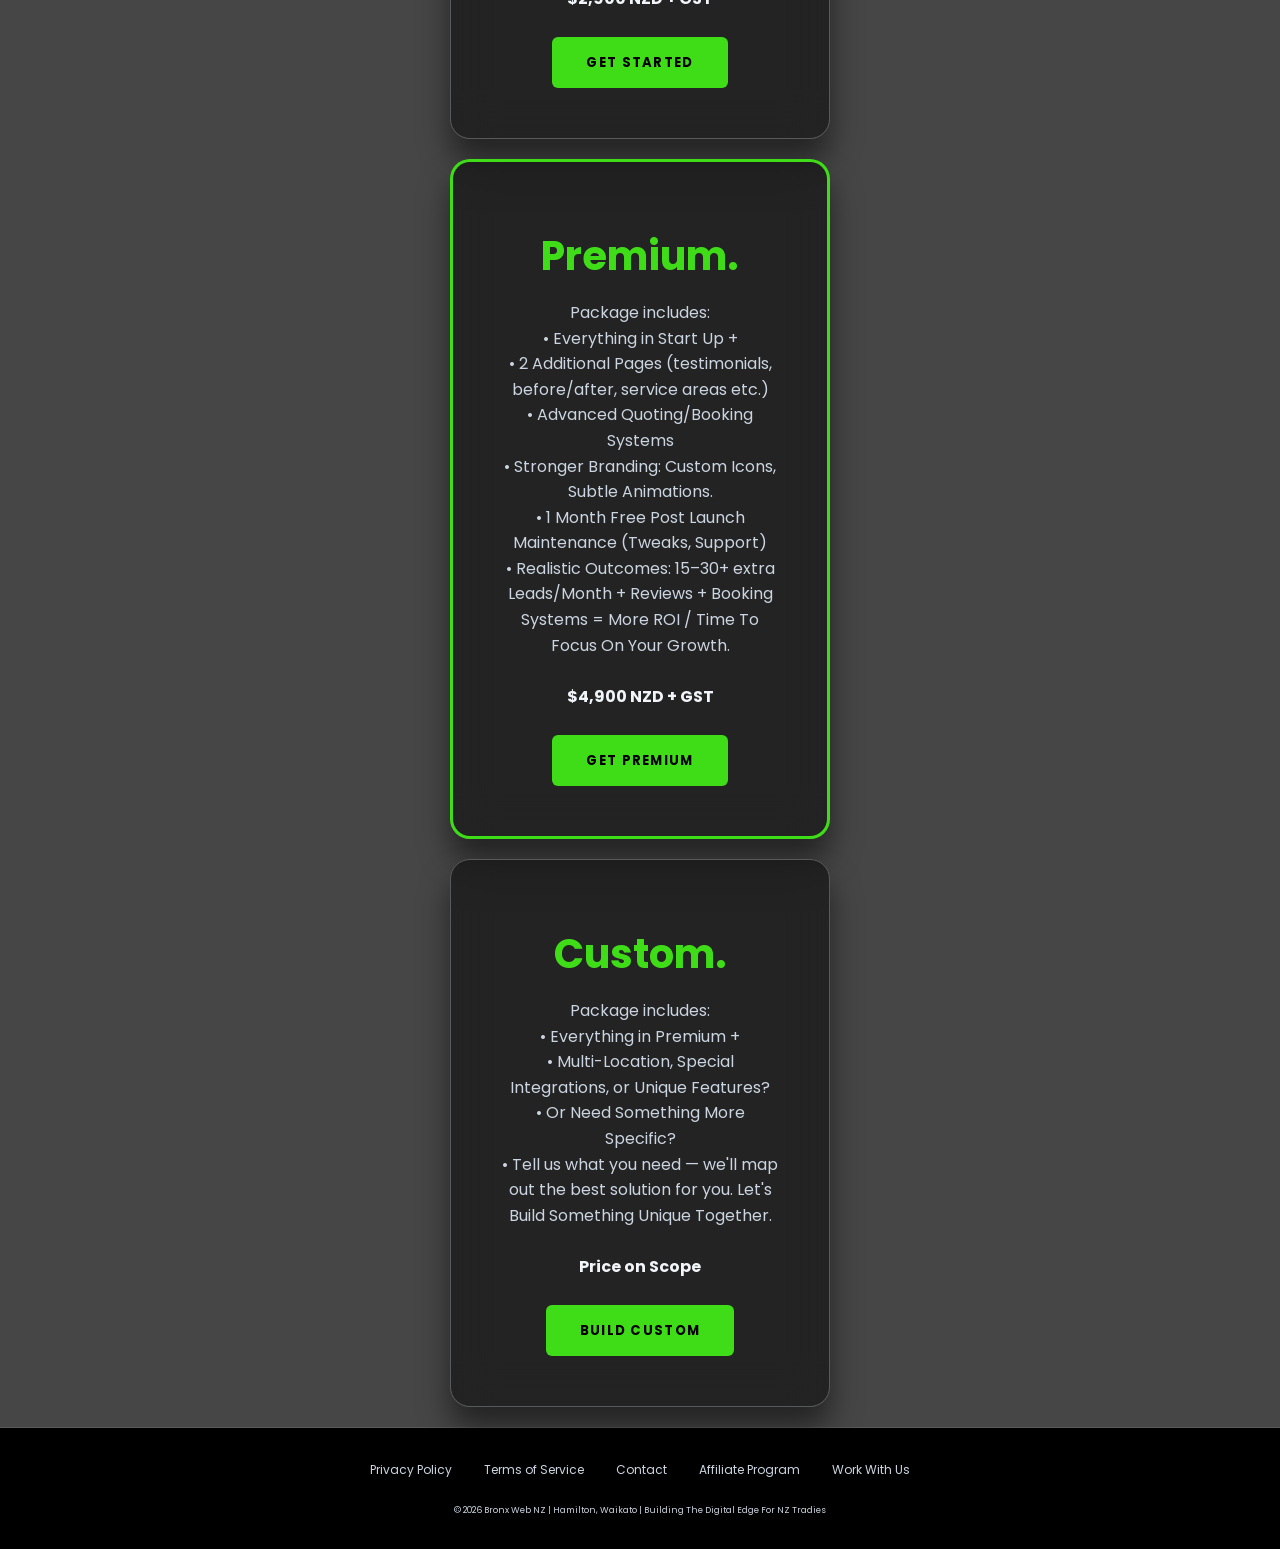
<file: services.html>
<!DOCTYPE html>
<html lang="en">

<head>
    <meta charset="UTF-8">
    <meta name="viewport" content="width=device-width, initial-scale=1.0">

    <!-- ============ SEO ============ -->
    <title>Web Design Services Hamilton NZ | Bronx Web - Tradie Websites</title>
    <meta name="description" content="Custom tradie website packages in NZ. Start Up from $2,900, Premium from $4,900. Mobile-first, booking systems, local SEO. Built in Hamilton by Bronx Web.">
    <link rel="canonical" href="https://www.bronxweb.nz/services.html">

    <!-- ============ OG TAGS ============ -->
    <meta property="og:title" content="Tradie Website Packages NZ | Bronx Web — From $2,900 NZD + GST">
    <meta property="og:description" content="Custom tradie websites built in Hamilton NZ. Mobile-first, booking systems, local SEO. Start Up from $2,900 NZD + GST.">
    <meta property="og:type" content="website">
    <meta property="og:url" content="https://www.bronxweb.nz/services.html">
    <meta property="og:image" content="https://www.bronxweb.nz/bronxfblogotrans.png">

    <!-- ============ GOOGLE VERIFICATION ============ -->
    <meta name="google-site-verification" content="7kXUbsEhpYH3b_LJoPCASMBe8InOv36K-T04v6wpGH8" />

    <!-- ============ FONTS + STYLES ============ -->
    <link rel="icon" type="image/x-icon" href="bronxfblogotrans.png">
    <link href="https://fonts.googleapis.com/css2?family=Poppins:wght@400;500;700;900&display=swap" rel="stylesheet">
    <link rel="stylesheet" href="styles.css">

    <!-- ============ SCHEMA: ItemList / Services ============ -->
    <script type="application/ld+json">
    {
      "@context": "https://schema.org",
      "@type": "ItemList",
      "itemListElement": [
        {
          "@type": "Service",
          "position": 1,
          "name": "Start Up Website Package",
          "description": "5-page custom tradie website with mobile-first responsive design, basic online booking, Google Business optimisation and basic SEO setup.",
          "provider": {
            "@type": "Organization",
            "name": "Bronx Web NZ",
            "url": "https://www.bronxweb.nz/"
          },
          "areaServed": { "@type": "Country", "name": "New Zealand" },
          "offers": { "@type": "Offer", "price": "2900", "priceCurrency": "NZD" }
        },
        {
          "@type": "Service",
          "position": 2,
          "name": "Premium Website Package",
          "description": "Advanced tradie website with quoting and booking systems, stronger branding, review collection strategy and initial local SEO setup.",
          "provider": {
            "@type": "Organization",
            "name": "Bronx Web NZ",
            "url": "https://www.bronxweb.nz/"
          },
          "areaServed": { "@type": "Country", "name": "New Zealand" },
          "offers": { "@type": "Offer", "price": "4900", "priceCurrency": "NZD" }
        },
        {
          "@type": "Service",
          "position": 3,
          "name": "Custom Website Solutions",
          "description": "Custom-built websites with tailored integrations and automation for multi-location or specialised trade businesses.",
          "provider": {
            "@type": "Organization",
            "name": "Bronx Web NZ",
            "url": "https://www.bronxweb.nz/"
          },
          "areaServed": { "@type": "Country", "name": "New Zealand" }
        }
      ]
    }
    </script>

    <!-- ============ SCHEMA: FAQPage ============ -->
    <script type="application/ld+json">
    {
      "@context": "https://schema.org",
      "@type": "FAQPage",
      "mainEntity": [
        {
          "@type": "Question",
          "name": "Do you offer free quotes?",
          "acceptedAnswer": {
            "@type": "Answer",
            "text": "Yes, we provide a free strategy call and online quote for all our packages. No obligation."
          }
        },
        {
          "@type": "Question",
          "name": "How long does it take to build a website?",
          "acceptedAnswer": {
            "@type": "Answer",
            "text": "Typically 2–4 weeks for the Start Up package, depending on how quickly content, photos and feedback are provided."
          }
        },
        {
          "@type": "Question",
          "name": "Can you integrate booking and quote automation?",
          "acceptedAnswer": {
            "@type": "Answer",
            "text": "Yes, all our packages include options for automated quote requests and booking systems so enquiries land where they should."
          }
        }
      ]
    }
    </script>

    <!-- ============ SCHEMA: Organization ============ -->
    <script type="application/ld+json">
    {
      "@context": "https://schema.org",
      "@type": "Organization",
      "name": "Bronx Web NZ",
      "url": "https://www.bronxweb.nz/",
      "logo": "https://www.bronxweb.nz/bronxfblogotrans.png",
      "contactPoint": {
        "@type": "ContactPoint",
        "contactType": "customer support",
        "telephone": "+64-20-4011-4632",
        "email": "hello@bronxweb.nz"
      },
      "sameAs": [
        "https://www.facebook.com/bronxweb",
        "https://share.google/KoZppt6jHDESVG7H3"
      ]
    }
    </script>

    <style>
        /* ===== SCROLL REVEAL ===== */
        .reveal {
            opacity: 1;
            transform: translateY(0);
            transition: opacity 0.65s ease, transform 0.65s ease;
        }
        .reveal.js-ready { opacity: 0; transform: translateY(28px); }
        .reveal.visible { opacity: 1; transform: translateY(0); }

        /* ===== BUTTONS ===== */
        .btn-primary {
            background-color: var(--accent);
            color: #000;
            padding: 15px 34px;
            border-radius: 6px;
            font-weight: 700;
            font-size: 0.82rem;
            letter-spacing: 0.1em;
            text-transform: uppercase;
            text-decoration: none;
            border: none;
            cursor: pointer;
            transition: all 0.25s ease;
            display: inline-block;
        }
        .btn-primary:hover { background: #fff; transform: translateY(-2px); }
        .btn-ghost {
            background: transparent;
            color: var(--text-secondary);
            padding: 15px 34px;
            border-radius: 6px;
            font-weight: 600;
            font-size: 0.82rem;
            letter-spacing: 0.1em;
            text-transform: uppercase;
            text-decoration: none;
            border: 1px solid var(--border);
            cursor: pointer;
            transition: all 0.25s ease;
            display: inline-block;
        }
        .btn-ghost:hover { border-color: #44fc17; color: #44fc17; }

        /* ===== STICKY MOBILE CTA ===== */
        .sticky-cta {
            display: none;
            position: fixed;
            bottom: 0; left: 0; right: 0;
            background: rgba(0,0,0,0.95);
            border-top: 1px solid var(--border);
            padding: 12px 20px;
            z-index: 999;
            backdrop-filter: blur(8px);
        }
        .sticky-cta a {
            display: block;
            background: var(--accent); color: #000;
            text-align: center; padding: 14px;
            border-radius: 6px; font-weight: 700;
            font-size: 0.82rem; letter-spacing: 0.1em;
            text-transform: uppercase; text-decoration: none;
            transition: background 0.2s ease;
        }
        .sticky-cta a:hover { background: #fff; }
        @media (max-width: 768px) {
            .sticky-cta { display: block; }
            body { padding-bottom: 70px; }
        }
    </style>

    <style>
        /* === Bronx Web shared upgrade - matches index.html === */
        .reveal {
            opacity: 1;
            transform: translateY(0);
            transition: opacity 0.65s ease, transform 0.65s ease;
        }
        .reveal.js-ready {
            opacity: 0;
            transform: translateY(28px);
        }
        .reveal.visible {
            opacity: 1;
            transform: translateY(0);
        }
        .btn-primary {
            background-color: #44fc17;
            background-color: var(--accent);
            color: #000;
            padding: 15px 34px;
            border-radius: 6px;
            font-weight: 700;
            font-size: 0.82rem;
            letter-spacing: 0.1em;
            text-transform: uppercase;
            text-decoration: none;
            border: none;
            cursor: pointer;
            transition: all 0.25s ease;
            display: inline-block;
        }
        .btn-primary:hover { background: #fff; transform: translateY(-2px); }
        .btn-ghost {
            background: transparent;
            color: #cbd5e1;
            color: var(--text-secondary);
            padding: 15px 34px;
            border-radius: 6px;
            font-weight: 600;
            font-size: 0.82rem;
            letter-spacing: 0.1em;
            text-transform: uppercase;
            text-decoration: none;
            border: 1px solid #58595a;
            border-color: var(--border);
            cursor: pointer;
            transition: all 0.25s ease;
            display: inline-block;
        }
        .btn-ghost:hover { border-color: #44fc17; color: #44fc17; }
        .section-label {
            font-size: 0.65rem;
            letter-spacing: 0.3em;
            text-transform: uppercase;
            color: #44fc17;
            color: var(--accent);
            font-weight: 700;
            margin-bottom: 16px;
            display: block;
        }
        @media (max-width: 768px) {
            .section-label { font-size: 0.78rem; letter-spacing: 0.18em; }
        }
    </style>
</head>

<body>
    <!-- ===== NAV ===== -->
    <nav class="navbar">
        <div class="nav-container">
            <button class="nav-logo" onclick="window.location.href='index.html'">BRONX</button>
            <div class="nav-menu">
                <button class="nav-link" onclick="window.location.href='case-study.html'">Demo</button>
                <button class="nav-link" onclick="window.location.href='services.html'">Services</button>
                <button class="nav-link" onclick="window.location.href='contact.html'">Contact</button>
            </div>
        </div>
    </nav>

    <main id="main">

        <!-- Header -->
        <header class="header">
            <div class="container">
                <h1 class="reveal">Choose Your<br><span style="color: var(--accent)">Digital Edge</span></h1>
                <p class="reveal">Simple • Easy To Use • High-Converting Sites + Automated Booking/Quoting System • More Time > Less Hassle • So You Can Focus On Growth Not Admin.</p>
                <br>
                <br>
                <br>
                <a href="contact.html" class="btn-primary reveal">BOOK A STRATEGY CALL</a>
            </div>
        </header>

        <section class="services" aria-label="Services and pricing">
            <br><br>
            <h1 class="reveal" style="text-align:center;"> The Process </h1>
            <br><br>

            <section class="services-container fade-in-up">
                <!-- HOW IT WORKS STEPS -->
                <div class="how-it-works-steps">
                    <div class="step-card reveal">
                        <div class="step-number">1</div>
                        <div class="step-text">
                            <p><strong>Tell us what you need:</strong><br> Select a package. Book your strategy call to map out the best path, to implement a website that works for you, including quoting/booking automation.</p>
                        </div>
                    </div>

                    <div class="step-card reveal">
                        <div class="step-number">2</div>
                        <div class="step-text">
                            <p><strong>We plan the build:</strong><br> Your site map, features, and automation are mapped out before we build anything. You'll know exactly what's included.</p>
                        </div>
                    </div>

                    <div class="step-card reveal">
                        <div class="step-number">3</div>
                        <div class="step-text">
                            <p><strong>We build and connect:</strong><br> Once built, tested, and connected to forms, booking tools, and quote requests so enquiries land where they should.</p>
                        </div>
                    </div>

                    <div class="step-card reveal">
                        <div class="step-number">4</div>
                        <div class="step-text">
                            <p><strong>Review and launch:</strong><br> Review the site, request changes, and once approved, it goes live. Mobile-friendly, fast-loading, and ready to be indexed.</p>
                        </div>
                    </div>
                </div>

                <!-- WHO IS IT FOR -->
                <div class="stat-card service-card reveal">
                    <h3 style="font-size: 35px;">Who This Is For</h3>
                    <div class="service-card-body">
                        <p>This service is for <strong>Tradies & Small Service Businesses</strong> who want a website that actually works for them. It saves time. Perfect if you're tired of missed enquiries, slow replies, or managing everything manually.</p>
                        <p>Ideal for those wanting a better online footprint, simple automation, and a system that works without constant attention.</p>
                    </div>
                </div>
            </section>

            <div class="services-container">
                <div class="stat-card service-card reveal">
                    <div class="service-card-header">
                        <h2 class="mobile-first"><span style="color: var(--accent)">Start Up.</span></h2>
                    </div>
                    <div class="service-card-body">
                        <p>Package includes:</p>
                        <p>• 5 Essential Pages To Get You Started</p>
                        <p>• Mobile-First Responsive Design</p>
                        <p>• Easy Online Quotes/Booking</p>
                        <p>• Basic SEO Setup + Google Maps Embed</p>
                        <p>• Clean, Professional Design With Your Branding</p>
                        <p>• Fast Turnaround: 2–4 Weeks</p>
                        <p>• Realistic Outcomes: 5–15+ extra Leads/Month + Reviews = Trust + ROI</p>
                    </div><br>
                    <div class="service-card-footer">
                        <h4>$2,900 NZD + GST</h4><br>
                        <a href="contact.html" class="btn-primary">Get Started</a>
                    </div>
                </div>

                <div class="stat-card service-card reveal" style="border: 3px solid var(--accent);">
                    <div class="service-card-header">
                        <h2 class="mobile-first"><span style="color: var(--accent)">Premium.</span></h2>
                    </div>
                    <div class="service-card-body">
                        <p>Package includes:</p>
                        <p>• Everything in Start Up +</p>
                        <p>• 2 Additional Pages (testimonials, before/after, service areas etc.)</p>
                        <p>• Advanced Quoting/Booking Systems</p>
                        <p>• Stronger Branding: Custom Icons, Subtle Animations.</p>
                        <p>• 1 Month Free Post Launch Maintenance (Tweaks, Support)</p>
                        <p>• Realistic Outcomes: 15–30+ extra Leads/Month + Reviews + Booking Systems = More ROI / Time To Focus On Your Growth.</p>
                    </div><br>
                    <div class="service-card-footer">
                        <h4>$4,900 NZD + GST</h4><br>
                        <a href="contact.html" class="btn-primary">Get Premium</a>
                    </div>
                </div>

                <div class="stat-card service-card reveal">
                    <div class="service-card-header">
                        <h2 class="mobile-first"><span style="color: var(--accent)">Custom.</span></h2>
                    </div>
                    <div class="service-card-body">
                        <p>Package includes:</p>
                        <p>• Everything in Premium +</p>
                        <p>• Multi-Location, Special Integrations, or Unique Features?</p>
                        <p>• Or Need Something More Specific?</p>
                        <p>• Tell us what you need — we'll map out the best solution for you. Let's Build Something Unique Together.</p>
                    </div>
                    <br>
                    <div class="service-card-footer">
                        <h4>Price on Scope</h4><br>
                        <a href="contact.html" class="btn-primary">Build Custom</a>
                    </div>
                </div>
            </div>
        </section>

    </main>

    <!-- ===== STICKY MOBILE CTA ===== -->
    <div class="sticky-cta" aria-label="Book now">
        <a href="contact.html">Book a Free Strategy Call</a>
    </div>

    <!-- ===== FOOTER ===== -->
    <footer class="footer">
        <div class="section-container">
            <div class="footer-links">
                <a href="privacy-policy.html">Privacy Policy</a>
                <a href="terms-of-service.html">Terms of Service</a>
                <a href="contact.html">Contact</a>
                <a href="#">Affiliate Program</a>
                <a href="#">Work With Us</a>
            </div>
            <p class="footer-text">© 2026 Bronx Web NZ | Hamilton, Waikato | Building The Digital Edge For NZ Tradies</p>
        </div>
    </footer>

    <!-- ===== SCROLL REVEAL JS ===== -->
    <script>
        const reveals = document.querySelectorAll('.reveal');
        if ('IntersectionObserver' in window) {
            reveals.forEach(el => el.classList.add('js-ready'));
            const revealObserver = new IntersectionObserver((entries) => {
                entries.forEach(entry => {
                    if (entry.isIntersecting) {
                        entry.target.classList.add('visible');
                        revealObserver.unobserve(entry.target);
                    }
                });
            }, { threshold: 0.1 });
            reveals.forEach(el => revealObserver.observe(el));
        }
    </script>

    <!-- ===== GOOGLE ANALYTICS ===== -->
    <script async src="https://www.googletagmanager.com/gtag/js?id=G-KDW4HYDSGL"></script>
    <script>
        window.dataLayer = window.dataLayer || [];
        function gtag() { dataLayer.push(arguments); }
        gtag('js', new Date());
        gtag('config', 'G-KDW4HYDSGL');
    </script>


    <!-- Scroll reveal - matches index.html -->
    <script>
        const reveals = document.querySelectorAll('.reveal');
        if ('IntersectionObserver' in window) {
            reveals.forEach(el => el.classList.add('js-ready'));
            const revealObserver = new IntersectionObserver((entries) => {
                entries.forEach(entry => {
                    if (entry.isIntersecting) {
                        entry.target.classList.add('visible');
                        revealObserver.unobserve(entry.target);
                    }
                });
            }, { threshold: 0.1 });
            reveals.forEach(el => revealObserver.observe(el));
        }
    </script>
</body>
</html>
</file>
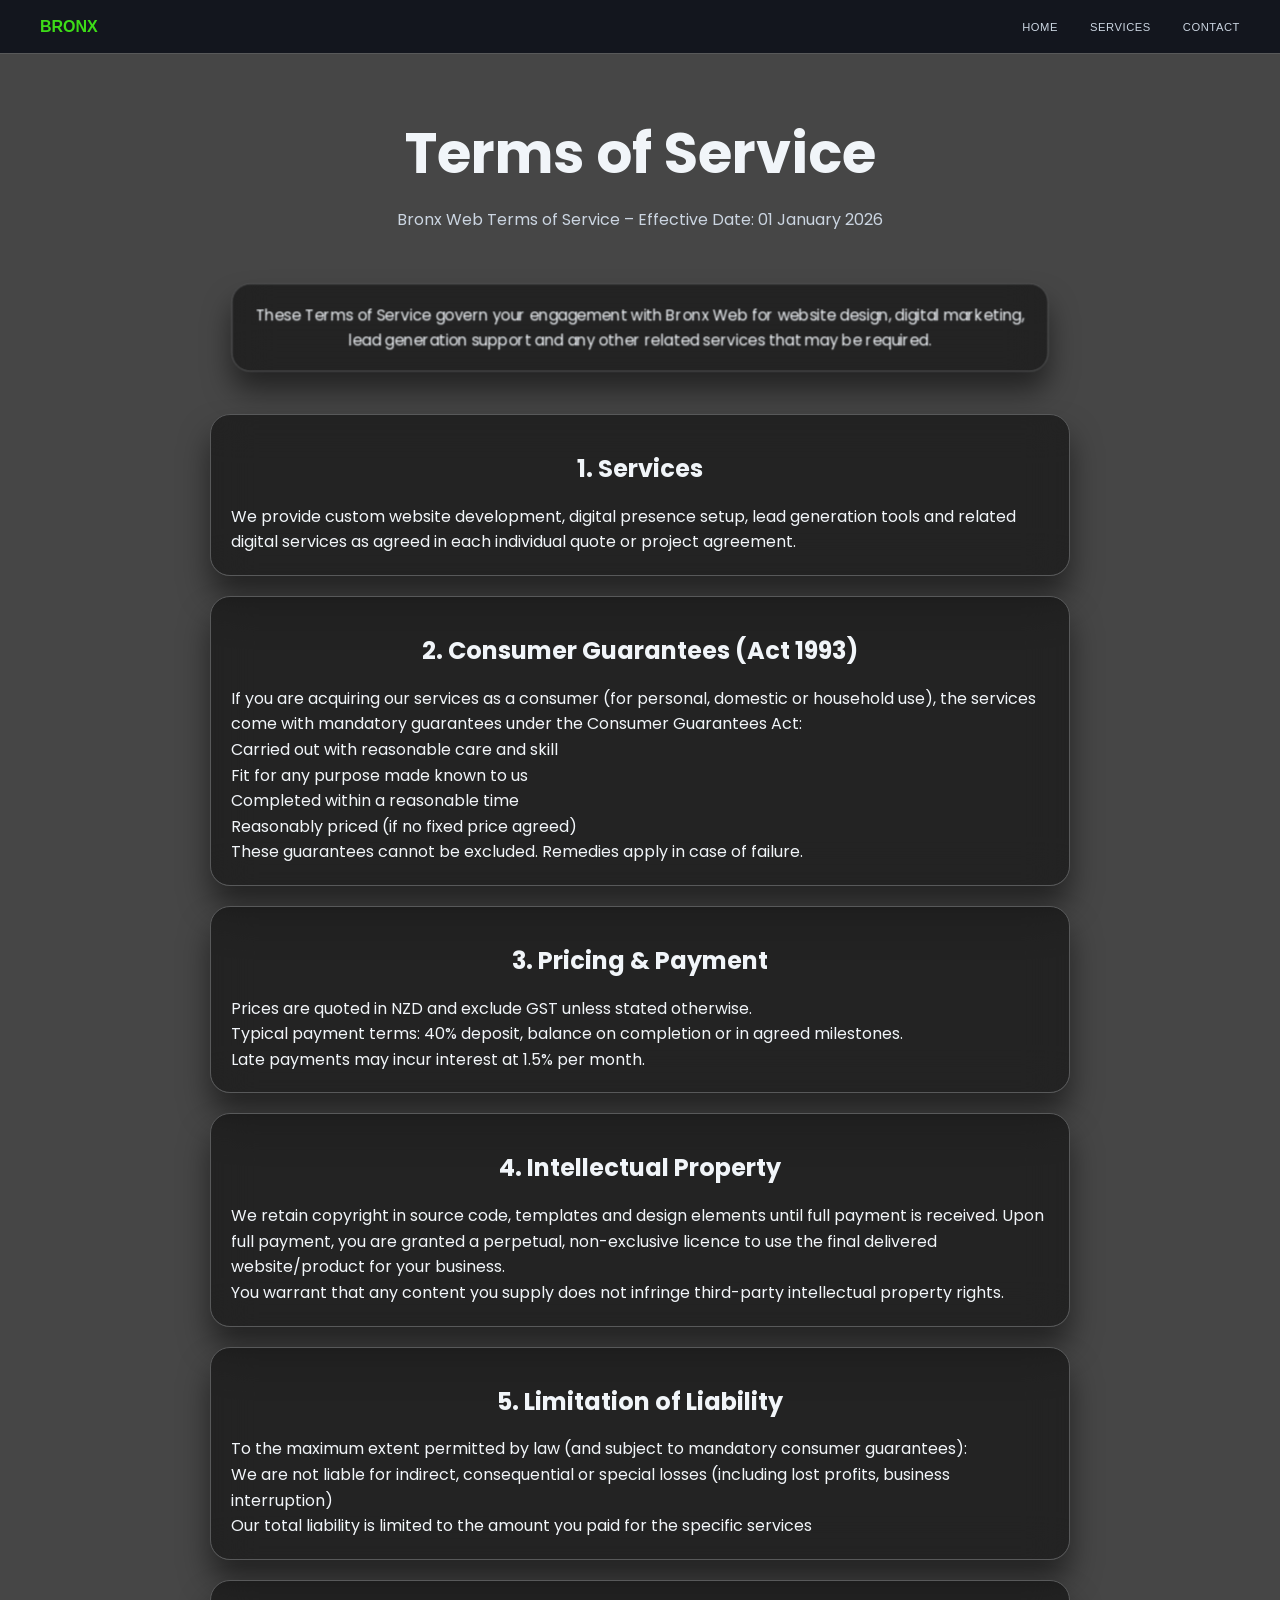
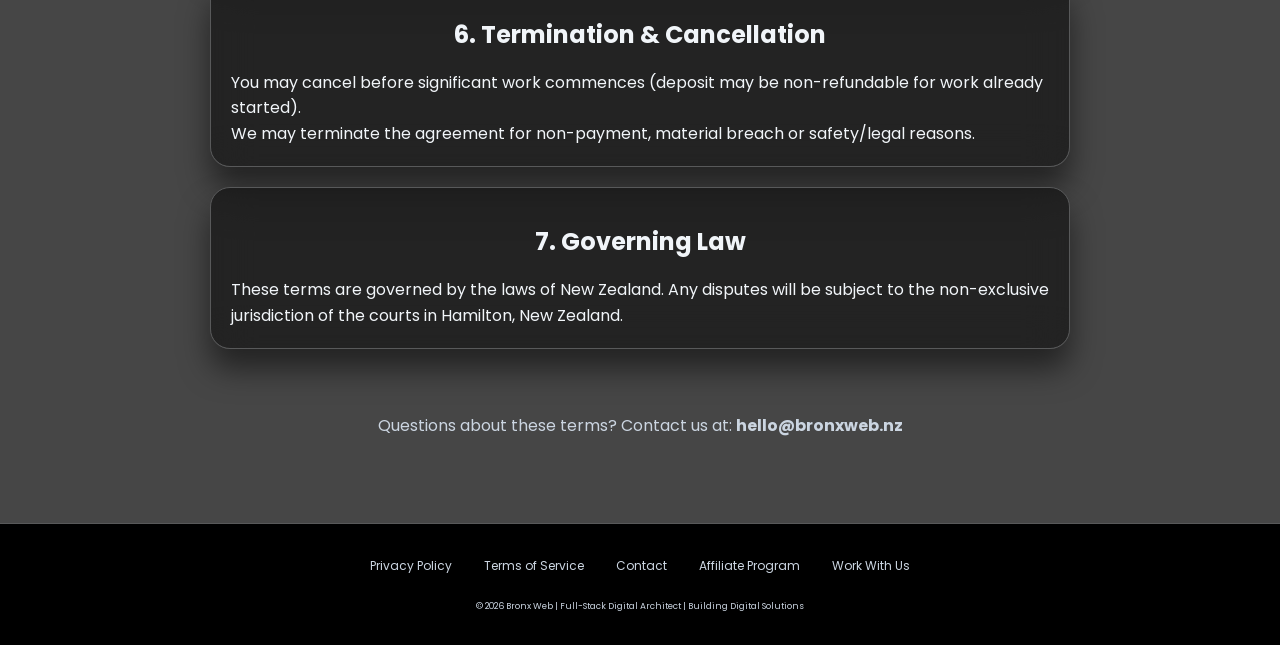
<file: terms-of-service.html>
<!DOCTYPE html>
<html lang="en">

<head>
    <meta charset="UTF-8">
    <meta name="viewport" content="width=device-width, initial-scale=1.0">
    <title>Terms of Service | Bronx Web – Digital Solutions for NZ Tradies</title>
    <meta name="description" content="Bronx Web Terms of Service – Agreement for website design and digital services.">
    <link rel="stylesheet" href="styles.css">
    <link href="https://fonts.googleapis.com/css2?family=Poppins:wght@500;700&display=swap" rel="stylesheet">
</head>

<body>

    <!-- Navigation -->
    <nav class="navbar">
        <div class="nav-container">
            <button class="nav-logo" onclick="window.location.href='index.html'">BRONX</button>
            <div class="nav-menu">
                <button class="nav-link" onclick="window.location.href='index.html'">Home</button>
                <button class="nav-link" onclick="window.location.href='services.html'">Services</button>
                <button class="nav-link" onclick="window.location.href='contact.html'">Contact</button>
            </div>
        </div>
    </nav>

    <!-- Main Content -->
    <main class="container" style="padding-top: 100px; max-width: 900px;">
        <h1 class="fade-in-up">Terms of Service</h1>
        <p class="fade-in-up stagger-1" style="text-align: center; color: var(--text-secondary); margin-bottom: 3rem;">
            Bronx Web Terms of Service – Effective Date: 01 January 2026
        </p>

        <div class="case-study" style="margin-bottom: 2.5rem;">
            <p style="text-align: center;">These Terms of Service govern your engagement with Bronx Web for website design, digital marketing, lead generation support and any other related services that may be required.</p>
        </div>

        <section class="case-study fade-in-up stagger-2">
            <h2 style="font-size: 1.5rem;">1. Services</h2>
            <p>We provide custom website development, digital presence setup, lead generation tools and related digital services as agreed in each individual quote or project agreement.</p>
        </section>

        <section class="case-study fade-in-up stagger-2">
            <h2 style="font-size: 1.5rem;">2. Consumer Guarantees (Act 1993)</h2>
            <p>If you are acquiring our services as a consumer (for personal, domestic or household use), the services come with mandatory guarantees under the Consumer Guarantees Act:</p>
            <ul style="list-style-type: none;">
                <li>Carried out with reasonable care and skill</li>
                <li>Fit for any purpose made known to us</li>
                <li>Completed within a reasonable time</li>
                <li>Reasonably priced (if no fixed price agreed)</li>
            </ul>
            <p>These guarantees cannot be excluded. Remedies apply in case of failure.</p>
        </section>

        <section class="case-study fade-in-up stagger-2">
            <h2 style="font-size: 1.5rem;">3. Pricing & Payment</h2>
            <p>Prices are quoted in NZD and exclude GST unless stated otherwise.</p>
            <p>Typical payment terms: 40% deposit, balance on completion or in agreed milestones.</p>
            <p>Late payments may incur interest at 1.5% per month.</p>
        </section>

        <section class="case-study fade-in-up stagger-2">
            <h2 style="font-size: 1.5rem;">4. Intellectual Property</h2>
            <p>We retain copyright in source code, templates and design elements until full payment is received. Upon full payment, you are granted a perpetual, non-exclusive licence to use the final delivered website/product for your business.</p>
            <p>You warrant that any content you supply does not infringe third-party intellectual property rights.</p>
        </section>

        <section class="case-study fade-in-up stagger-2">
            <h2 style="font-size: 1.5rem;">5. Limitation of Liability</h2>
            <p>To the maximum extent permitted by law (and subject to mandatory consumer guarantees):</p>
            <p>We are not liable for indirect, consequential or special losses (including lost profits, business interruption)</p>
            <p>Our total liability is limited to the amount you paid for the specific services</p>
        </section>

        <section class="case-study fade-in-up stagger-2">
            <h3 style="font-size: 1.5rem;">6. Termination & Cancellation</h3>
            <p>You may cancel before significant work commences (deposit may be non-refundable for work already started).</p>
            <p>We may terminate the agreement for non-payment, material breach or safety/legal reasons.</p>
        </section>

        <section class="case-study fade-in-up stagger-2">
            <h2 style="font-size: 1.5rem;">7. Governing Law</h2>
            <p>These terms are governed by the laws of New Zealand. Any disputes will be subject to the non-exclusive jurisdiction of the courts in Hamilton, New Zealand.</p>
        </section>

        <p style="text-align: center; margin: 4rem 0; color: var(--text-secondary);">
            Questions about these terms? Contact us at: <strong>hello@bronxweb.nz</strong>
        </p>
    </main>

    <!-- FOOTER -->
    <footer class="footer">
        <div class="section-container">
            <div class="footer-links">
                <a href="privacy-policy.html">Privacy Policy</a>
                <a href="terms-of-service.html">Terms of Service</a>
                <a href="contact.html">Contact</a>
                <a href="#">Affiliate Program</a>
                <a href="#">Work With Us</a>
            </div>
            <p class="footer-text">© 2026 Bronx Web | Full-Stack Digital Architect | Building Digital Solutions</p>
        </div>
    </footer>
    
    </body>
    
    </html>
</file>
<file: styles.css>
/* ==================== VARIABLES & RESET ==================== */
:root {
    --bg-dark: #464646;
    --bg-lighter: #000000;
    --surface: #2d2e30;
    --surface-alt: #47494b;
    --text: #f1f5f9;
    --text-secondary: #cbd5e1;
    --accent: #44fc17dc;
    --accent-dark: #727a70;
    --border: #58595a;
}

* {
    margin: 0;
    padding: 0;
    box-sizing: border-box;
}

body {
    background-color: var(--bg-dark);
    color: var(--text);
    font-family: 'Poppins', sans-serif;
    line-height: 1.6;
    margin: 0;
}

.container {
    max-width: 1200px;
    margin: 0 auto;
    padding: 20px;
}

/* ==================== TYPOGRAPHY ==================== */
h1, h2, h3 {
    margin: 20px 0;
    text-align: center;
    font-weight: 700;
    line-height: 1.2;
}

h1 { font-size: 3.5rem; }
h2 { font-size: 2.5rem; }
h3 { font-size: 1.8rem; }

/* ==================== NAVIGATION ==================== */
.navbar {
    position: fixed;
    top: 0;
    width: 100%;
    backdrop-filter: blur(6px);
    background-color: rgba(7, 11, 20, 0.8);
    border-bottom: 1px solid var(--border);
    z-index: 1000;
    padding: 0 2rem;
}

.nav-container {
    max-width: 1200px;
    margin: 0 auto;
    display: flex;
    justify-content: space-between;
    align-items: center;
    height: 53px;
}

.nav-logo {
    font-size: 1.0rem;
    font-weight: 700;
    color: var(--accent);
    background: none;
    border: none;
    cursor: pointer;
    transition: opacity 0.3s ease;
}

.nav-logo:hover {
    opacity: 0.8;
}

.nav-menu {
    display: flex;
    gap: 2rem;
}

.nav-link {
    background: none;
    border: none;
    color: var(--text-secondary);
    font-size: 0.70rem;
    font-weight: 500;
    text-transform: uppercase;
    letter-spacing: 0.05em;
    cursor: pointer;
    transition: color 0.3s ease;
}

.nav-link:hover {
    color: var(--accent);
}

/* ==================== HEADER & CTA ==================== */
.header {
    background: var(--bg-lighter);
    background: linear-gradient(145deg, var(--bg-dark) 0%, var(--bg-lighter) 100%);
    color: var(--text);
    padding: 100px 0;
    text-align: center;
}

.cta-header,
.cta-big {
    background-color: var(--accent);
    color: var(--bg-dark);
    padding: 0.75rem 2rem;
    border: none;
    border-radius: 0.5rem;
    font-weight: 600;
    letter-spacing: 0.05em;
    font-size: 0.875rem;
    cursor: pointer;
    transition: all 0.3s ease;
    position: relative;
    overflow: hidden;
    text-decoration: none;
}

.cta-header:hover,
.cta-big:hover {
    background: var(--accent-dark);
    transform: translateY(-2px);
    box-shadow: 0 10px 25px rgba(23, 237, 252, 0.3);
}

/* ==================================== STAT CARDS  ==================================== */
.stats {
    display: flex;
    flex-direction: column;
    align-items: center;
    text-align: center;
}

.stats .grid-stats {
    display: grid;
    gap: 30px;
    grid-template-columns: repeat(3, 1fr);
    margin: 60px 0px;
    text-align: center;
    place-items: center;
}

.stat-card {
    background: rgba(0, 0, 0, 0.226);
    backdrop-filter: blur(20px);
    background-color: rgba(0,0,0,0.5);
    border: 1px solid var(--border);
    border-radius: 20px;
    box-shadow: 0 20px 30px rgba(0, 0, 0, 0.5);
    width: 100%;
    max-width: 300px;
    padding: 50px;
    transition: all 0.3s ease;
    position: relative;
    margin: 20px;
}

.stat-card.service-card {
    display: flex;
    flex-direction: column;
    align-items: center;
    margin: 20px auto;
    max-width: 600px;
    text-align: center;
}


.stat-card::after {
    content: '';
    position: absolute;
    bottom: 0;
    left: 0;
    width: 100%;
    height: 3px;
    background: var(--accent);
    transform: scaleX(0);
    transform-origin: left;
    transition: transform 0.2s ease;
    border-radius: 0 0 0.75rem 0.75rem;
}

.stat-card:hover {
    transform: translateY(-10px);
    box-shadow: 0 30px 60px rgba(0, 0, 0, 0.5);
}

.stat-card:hover::after {
    transform: scaleX(1);
}

.stat-card h3 {
    color: var(--accent);
    font-size: 3rem;
}

.stat-card p {
    color: var(--text-secondary);
}

/* ==================== CASE STUDIES ==================== */
.case-studies {
    /* background: var(--bg-lighter); Testing to see what it looks likeon index page */
    padding: 0 0 20px 0;
}

.case-study {
    background: rgba(0, 0, 0, 0.226);
    backdrop-filter: blur(20px);
    background-color: rgba(0, 0, 0, 0.5);
    box-shadow: 0 20px 30px rgba(0, 0, 0, 0.5);
    border: 1px solid var(--border);
    border-radius: 20px;
    margin: 20px 0;
    padding: 20px;
    transform: scale(0.95);
    transition: transform 0.3s ease;
}

.case-study:hover {
    transform: scale(1);
}

/* ==================== TESTIMONIAL & CHART ==================== */
.testimonial {
    background: var(--surface-alt);
    border-left: 5px solid var(--accent);
    font-size: 1.2rem;
    font-style: italic;
    margin: 20px 0;
    padding: 20px 10px;
    color: var(--text);
}

.chart {
    border-radius: 12px;
    display: block;
    margin: 30px auto;
    max-width: 600px;
    width: 100%;
    border: 1px solid var(--border);
}


/* ==================== CONTACT FORM ==================== */
.contact-card {
    background-color: var(--surface);
    border: 1px solid var(--border);
    border-radius: 0.75rem;
    padding: 1rem;
    margin-bottom: 1rem;
    box-shadow: 0 20px 30px rgba(13, 217, 255, 0.05);
    transition: all 0.3s ease;
    max-width: 500px;
    width: 100%;
}

@media (max-width: 768px) {
    .contact-card {
        width: 90%;
        max-width: 368px;
        margin: 1rem auto;
    }
}

.contact-card:hover {
    border-color: var(--accent);
    box-shadow: 0 0 30px rgba(13, 217, 255, 0.15);
}

.contact-form {
    display: grid;
    grid-template-columns: 1fr;
    gap: 1.5rem;
}

.form-group {
    display: flex;
    flex-direction: column;
}

.form-group label {
    font-size: 0.875rem;
    font-weight: 600;
    text-transform: uppercase;
    letter-spacing: 0.05em;
    margin-bottom: 0.5rem;
    color: var(--text);
}

.form-group input,
.form-group textarea,
.form-group select {
    background-color: var(--surface-alt);
    border: 1px solid var(--border);
    color: var(--text);
    padding: 0.75rem 1rem;
    border-radius: 0.5rem;
    font-family: inherit;
    font-size: 0.85rem;
    transition: all 0.3s ease;
}

.form-group input::placeholder,
.form-group textarea::placeholder {
    color: var(--text-secondary);
}

.form-group input:focus,
.form-group textarea:focus,
.form-group select:focus {
    outline: none;
    border-color: var(--accent);
    background-color: var(--bg-lighter);
    box-shadow: 0 0 20px rgba(13, 217, 255, 0.1);
}

.form-group select {
    cursor: pointer;
}

.form-note {
    text-align: center;
    font-size: 0.45rem;
    color: var(--text-secondary);
    margin: 0;
}

.contact-info {
    display: grid;
    grid-template-columns: repeat(auto-fit, minmax(150px, 1fr));
    gap: 2rem;
    text-align: center;
}

.info-item {
    padding: 1.5rem;
}

.info-value {
    font-size: 2rem;
    font-weight: 700;
    color: var(--accent);
    margin-bottom: 0.5rem;
}

.info-item p {
    font-size: 0.875rem;
    color: var(--text-secondary);
    margin: 0;
}


/* ==================== FOOTER LINKS & TEXT ==================== */
.footer {
    background: black;
    border-top: 1px solid var(--border);
    padding: 2rem 2rem;
}

.footer-links {
    display: flex;
    justify-content: center;
    gap: 2rem;
    margin-bottom: 1.5rem;
    flex-wrap: wrap;
}

.footer-links a {
    font-size: 0.75rem;
    color: var(--text-secondary);
    text-decoration: none;
    transition: color 0.3s ease;
}

.footer-links a:hover {
    color: var(--accent);
}

.footer-text {
    font-size: 0.55rem;
    color: var(--text-secondary);
    margin: 0;
    text-align: center;
}

/* ==================== CTA FOOTER ==================== */
.cta-footer {
    background: var(--surface-alt);
    color: var(--text);
    padding: 80px 0;
    text-align: center;
}

/* ==================== RESPONSIVE ==================== */
/* General mobile tweaks */
@media (max-width: 768px) {
    .container {
        padding: 1rem; /* reduce from 20px */
    }

    .services-container {
        display: flex;
        flex-direction: column; /* force vertical stack */
        align-items: center;
        gap: 2rem; /* nice breathing room between cards */
    }

    .stat-card.service-card {
        width: 90%; /* full width on mobile */
        max-width: 380px; /* cap it so it doesn't stretch too wide on larger phones */
        padding: 1.5rem; /* was 50px → much less internal space */
        margin: 0.5rem 0; /* reduce external spacing */
    }

    .stat-card.service-card .service-card-body p {
        margin: 0.6rem 0; /* tighter line spacing inside */
        font-size: 0.95rem;
    }

    .stat-card.service-card h4 {
        font-size: 1.3rem; /* price tag not giant */
    }

    .cta-big {
        font-size: 0.9rem;
        padding: 0.8rem 1.5rem; /* smaller button */
        width: 100%; /* full-width button = easier tap on mobile */
    }
    .before-after {
        grid-template-columns: 1fr;
    }

    h1 { font-size: 2.5rem; }
    h2 { font-size: 2rem; }
   

    .testimonial {
    background: var(--surface-alt);
    border-left: 5px solid var(--accent);
    font-size: 0.8rem;
    }
}

/* Tablet / small desktop - side-by-side cards if space */
@media (min-width: 769px) {
    .services-container {
        flex-direction: row;
        justify-content: center;
        flex-wrap: wrap;
        gap: 2rem;
    }

    .stat-card.service-card {
        flex: 1;
        max-width: 380px; /* keeps them balanced */
        min-width: 320px;
    }
}
    


/* ============================= ANIMATIONS ========================== */
.fade-in-up {
    animation: fadeInUp 0.8s ease-out forwards;
    opacity: 0;
}

@keyframes fadeInUp {
    from {
        opacity: 0;
        transform: translateY(30px);
    }
    to {
        opacity: 1;
        transform: translateY(0);
    }
}

.stagger-1 {
    animation-delay: 0.1s;
}

.stagger-2 {
    animation-delay: 0.2s;
}

.stagger-3 {
    animation-delay: 0.3s;
}

/* Calendly Card - Floating Holographic */
.calendly-card-holo {
  background: rgba(21, 21, 22, 0.7);
  backdrop-filter: blur(10px);
  -webkit-backdrop-filter: blur(10px);
  border: 1px solid rgba(192, 192, 192, 0.4);
  border-radius: 16px;
  overflow: hidden;
  margin: 50px auto;
  max-width: 100%;
  box-shadow: 0 20px 30px rgba(5, 5, 5, 0.05);
  transform: translateY(0);
  transition: transform 0.4s ease;
}

.calendly-card-holo:hover {
  transform: translateY(-8px);
}

.calendly-card-holo .calendly-inline-widget {
  border-radius: 14px;
}

/* Mobile */
@media (max-width: 768px) {
  .calendly-card-holo {
    margin: 51px 23px;
  }
}
/* ==================================    NOT IN USE =============================================== */
/* Social & Review Buttons */
.social-buttons,
.google-review-btn-wrapper {
  text-align: center;
  margin: 20px 0;
  padding: 10px;
}

.google-review-btn {
  display: inline-flex;
  align-items: center;
  gap: 10px;
  background-color: #04AA6D;          /* your green */
  color: white;
  font-weight: bold;
  font-size: 1.1em;
  padding: 12px 28px;
  border-radius: 8px;
  text-decoration: none;
  transition: all 0.3s ease;
  box-shadow: 0 4px 12px rgba(0, 0, 0, 0.3);
}

.google-review-btn:hover {
  background-color: #037a42;          /* darker hover */
  transform: translateY(-2px);
  box-shadow: 0 6px 16px rgba(4, 170, 109, 0.4);
}

.google-review-btn .stars {
  font-size: 1.4em;
  color: #FFD700;                     /* gold stars */
  letter-spacing: 2px;
}

/* Optional: Make FB button container nicer */
.fb-like {
  margin: 0 10px;

}

/* ================================ NOT IN USE ================================================ */


/* =============================== FLOW CHART ON SERVIES PAGE ================================== */

/* Container for steps */
.how-it-works-steps {
  display: flex;
  flex-direction: column;
  position: relative;
  margin: 40px 0;
}

/* Connecting green line */
.how-it-works-steps::before {
  content: '';
  position: absolute;
  left: 50%;
  transform: translateX(-50%);
  top: 0;
  bottom: 0;
  width: 6px;
  background: var(--accent); /* your green accent */
  border-radius: 3px;
  opacity: 0.5;
  z-index: 1;
}

/* Step cards */
.step-card {
  position: relative;
  background: rgba(0, 0, 0, 0.918);
  backdrop-filter: blur(15px);
  border: 1px solid var(--border);
  border-radius: 20px;
  box-shadow: 0 20px 30px rgba(0,0,0,0.5);
  margin: 40px auto;
  max-width: 600px;
  padding: 40px 30px 30px 30px;
  display: flex;
  flex-direction: column;
  align-items: center;
  z-index: 2; /* above the line */
  text-align: center;
  transition: transform 0.3s ease;
}

.step-card:hover {
  transform: translateY(-10px);
}

/* Step number */
.step-card .step-number {
  font-size: 4rem; /* big number */
  font-weight: 800;
  color: var(--accent);
  background: var(--surface-alt);
  width: 80px;
  height: 80px;
  border-radius: 50%;
  display: flex;
  justify-content: center;
  align-items: center;
  margin-bottom: 20px;
  box-shadow: 0 4px 12px rgba(0,0,0,0.3);
  z-index: 2;
}

/* Step text */
.step-card .step-text p {
  margin: 0;
  font-size: 1rem;
  color: var(--text-secondary);
  line-height: 1.5;
}

/* Mobile adjustments */
@media (max-width: 768px) {
  .how-it-works-steps::before {
    
    transform: none;
    width: 4px;
  }
  
  .step-card {
    max-width: 90%;
    padding: 30px 20px 20px 20px;
  }

  .step-card .step-number {
    font-size: 3rem;
    width: 60px;
    height: 60px;
  }
}
</file>
